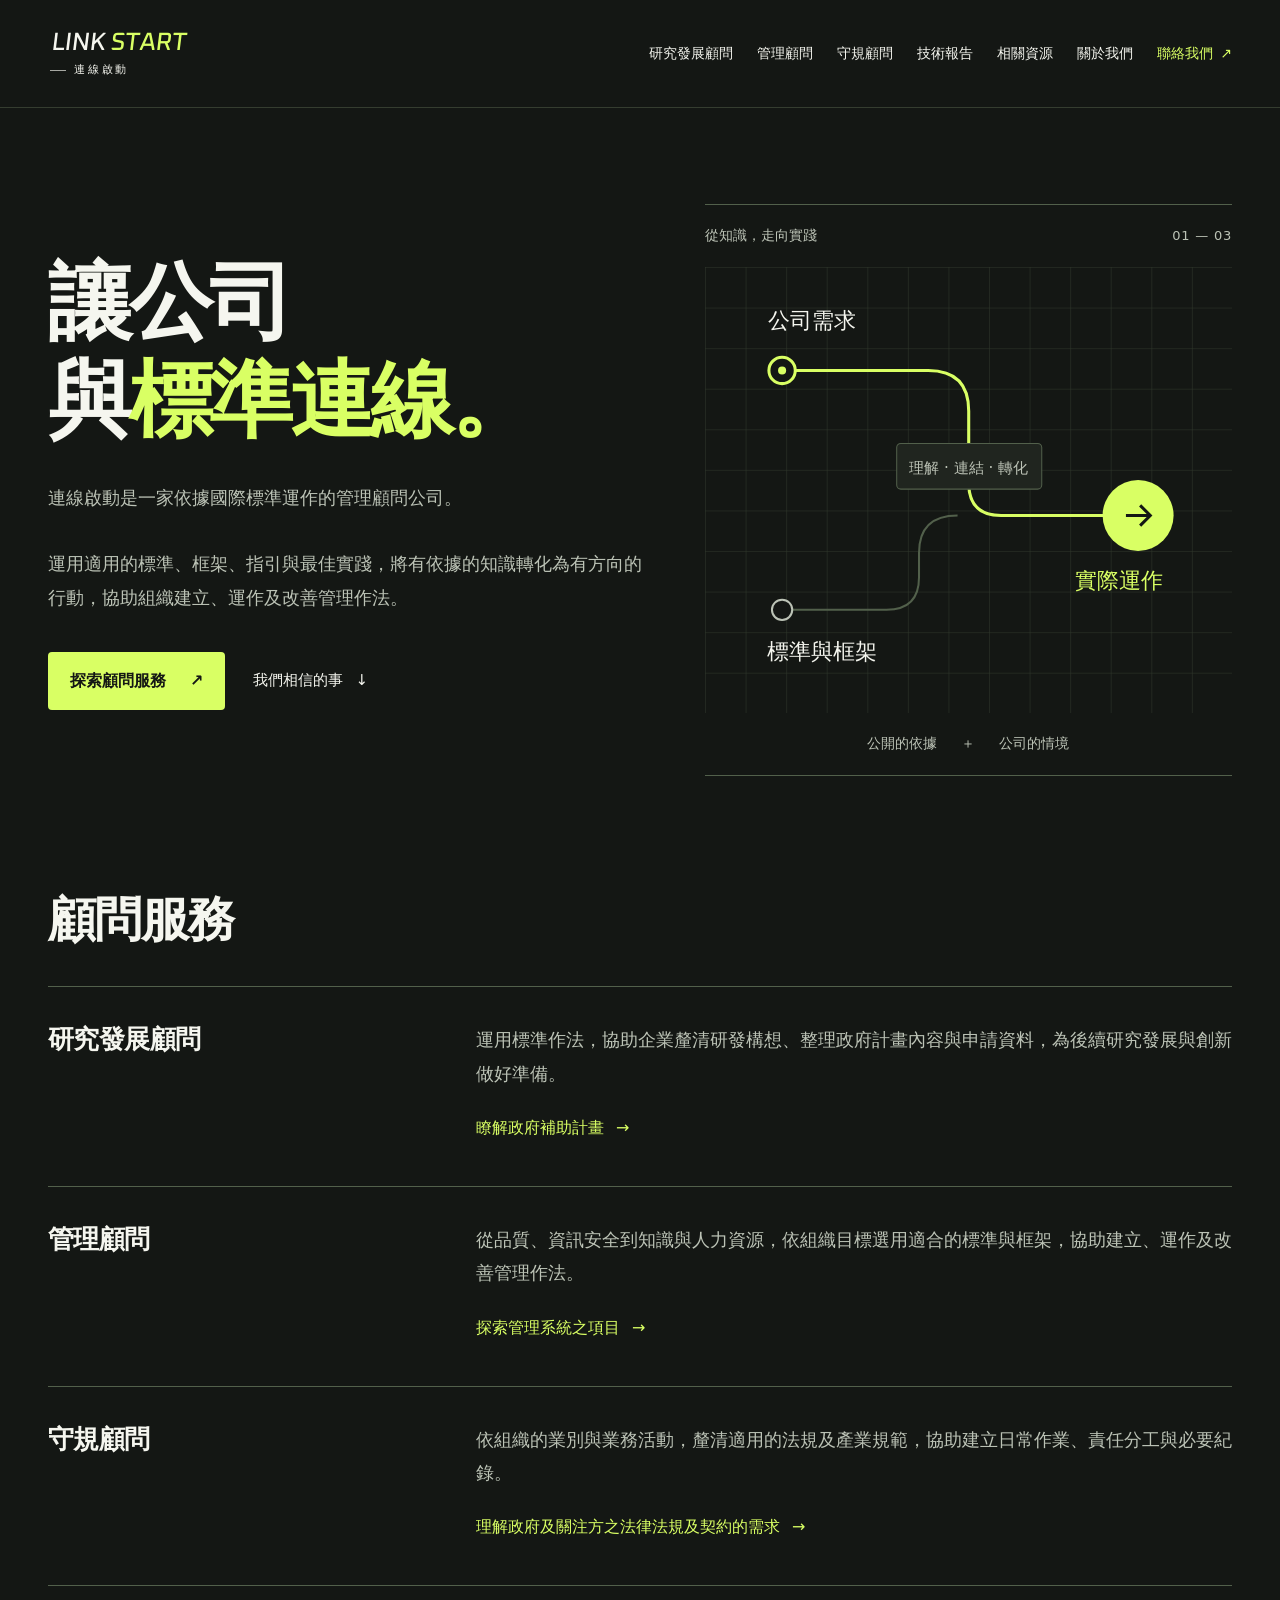
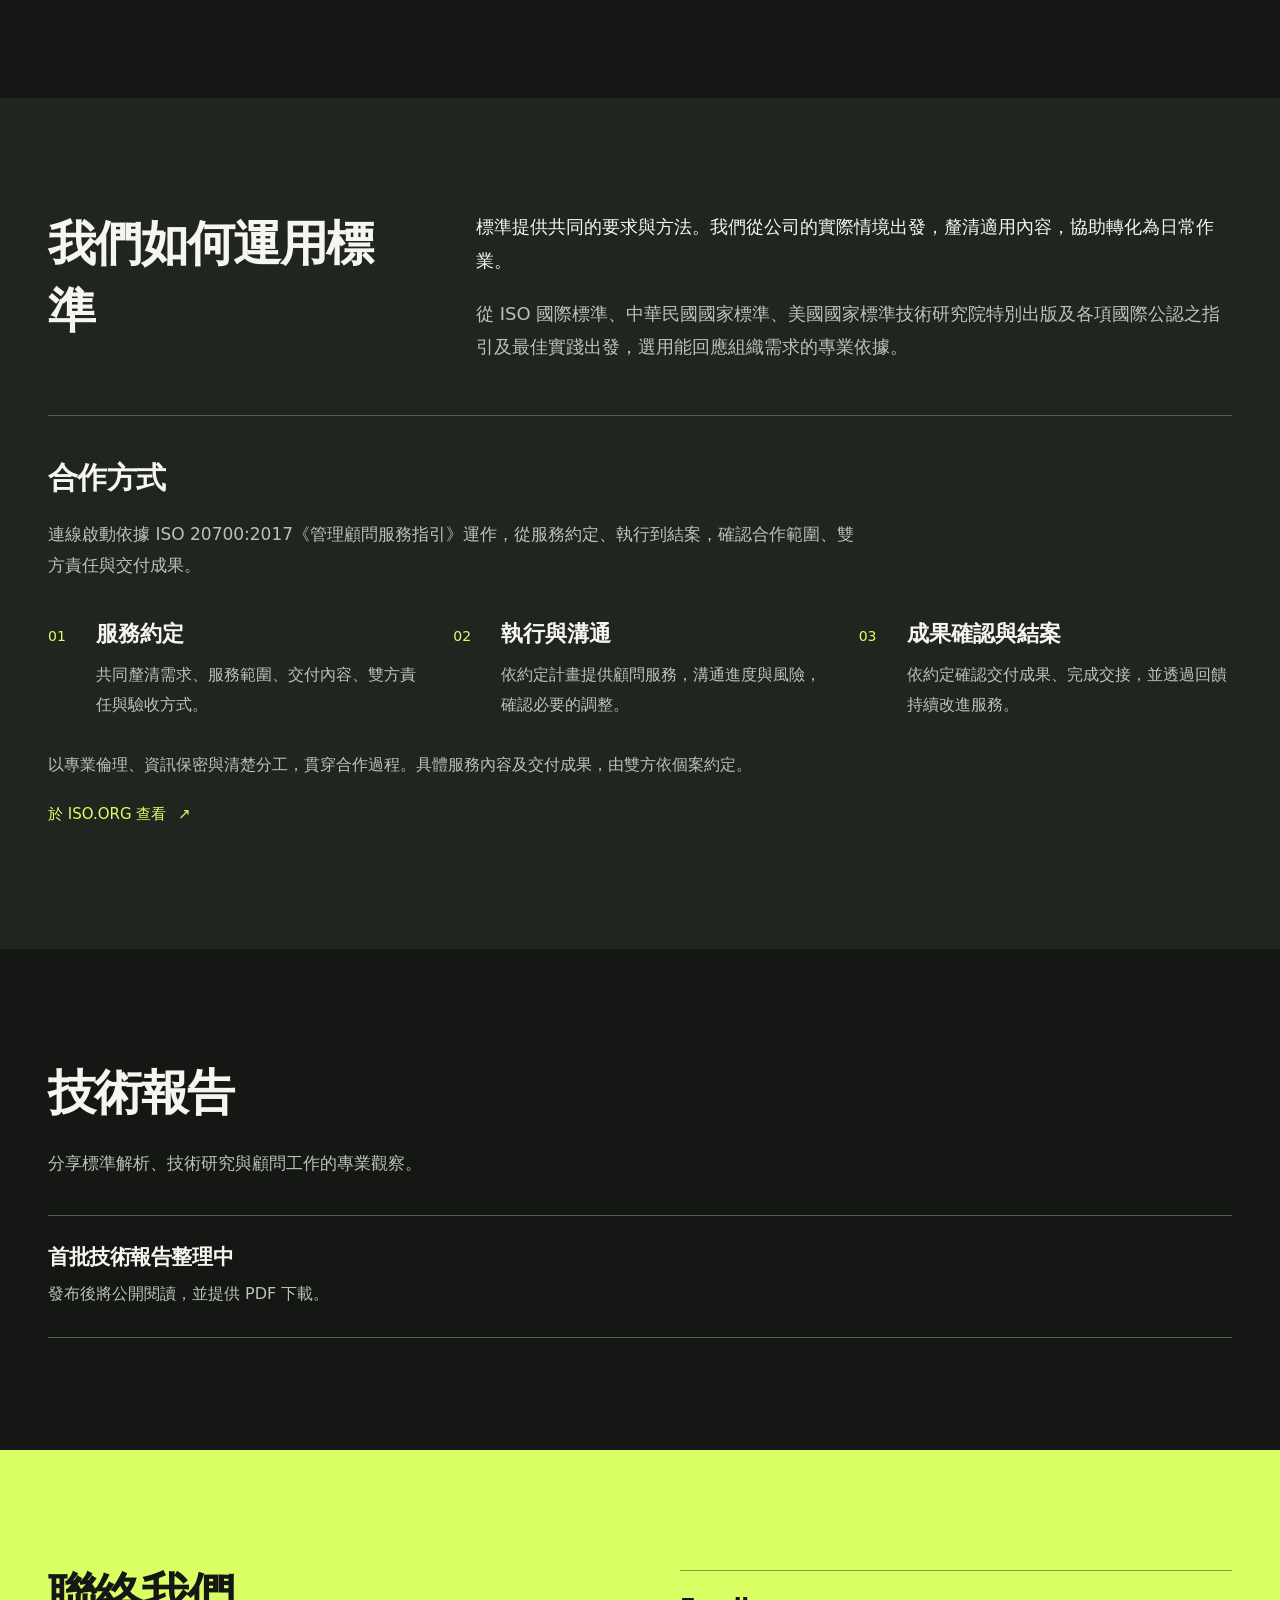
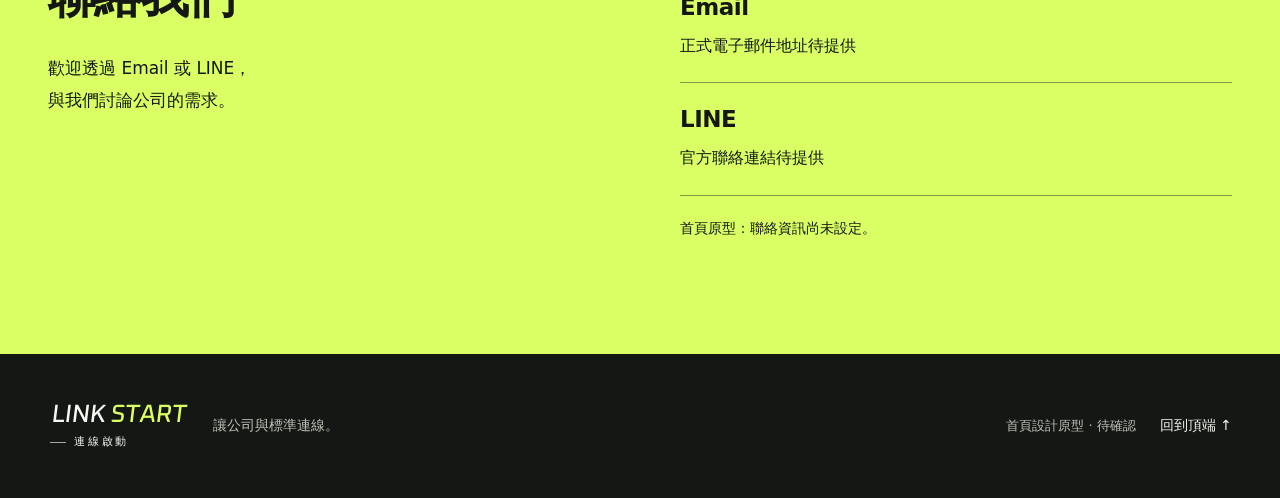
<file: index.html>
<!doctype html>
<html lang="zh-Hant">
<head>
  <meta charset="utf-8">
  <meta name="viewport" content="width=device-width, initial-scale=1">
  <title>連線啟動｜讓公司與標準連線</title>
  <meta name="description" content="連線啟動是一家依據國際標準運作的管理顧問公司，依循 ISO 20700 管理顧問服務指引，提供研究發展顧問、管理顧問與守規顧問服務。">
  <meta name="robots" content="noindex, nofollow">
  <meta name="theme-color" content="#141714">
  <link rel="stylesheet" href="assets/style.css?v=260907-4">
  <link rel="stylesheet" href="assets/brand.css">
  <script src="assets/navigation.js" defer></script>
</head>
<body>
  <a class="skip-link" href="#main">跳到主要內容</a>
  <header class="site-header wrap">
    <a class="brand" href="#top" aria-label="連線啟動，回到首頁"><span class="signal-brand compact"><span class="signal-word"><span>LINK</span><span class="start">START</span></span><span class="signal-caption">連線啟動</span></span></a>
    <nav class="desktop-nav" aria-label="主要導覽">
      <a href="#research-development">研究發展顧問</a>
      <a href="services/management-consulting/index.html">管理顧問</a>
      <a href="services/conformity/index.html">守規顧問</a>
      <a href="#reports">技術報告</a>
      <a href="resources/index.html">相關資源</a>
      <a href="#about">關於我們</a>
      <a href="#contact">聯絡我們 <span aria-hidden="true">↗</span></a>
    </nav>
    <details class="mobile-menu">
      <summary>選單 <span aria-hidden="true">＋</span></summary>
      <nav aria-label="行動版主要導覽">
        <a href="#research-development">研究發展顧問</a>
        <a href="services/management-consulting/index.html">管理顧問</a>
        <a href="services/conformity/index.html">守規顧問</a>
        <a href="#reports">技術報告</a>
        <a href="resources/index.html">相關資源</a>
      <a href="#about">關於我們</a>
        <a href="#contact">聯絡我們 ↗</a>
      </nav>
    </details>
  </header>
  <main id="main">
    <section class="hero wrap" id="top" aria-labelledby="hero-title">
      <div class="hero-copy">
        <h1 id="hero-title">讓公司<br>與<span class="accent">標準連線</span><span class="accent">。</span></h1>
        <p class="hero-description">連線啟動是一家依據國際標準運作的管理顧問公司。<br><br>運用適用的標準、框架、指引與最佳實踐，將有依據的知識轉化為有方向的行動，協助組織建立、運作及改善管理作法。</p>
        <div class="hero-actions">
          <a class="button primary" href="#services">探索顧問服務 <span aria-hidden="true">↗</span></a>
          <a class="text-link" href="#about">我們相信的事 <span aria-hidden="true">↓</span></a>
        </div>
      </div>
      <div class="connection-visual" aria-hidden="true">
        <div class="diagram-heading"><span>從知識，走向實踐</span><span class="diagram-code">01 — 03</span></div>
        <svg viewBox="0 0 520 440" focusable="false" xmlns="http://www.w3.org/2000/svg">
          <defs>
            <pattern id="grid" width="40" height="40" patternUnits="userSpaceOnUse"><path d="M 40 0 L 0 0 0 40" fill="none" stroke="#2F382B" stroke-width="1"/></pattern>
          </defs>
          <rect width="520" height="440" fill="url(#grid)"/>
          <path d="M76 102H220Q260 102 260 142V213Q260 245 292 245H427M76 338H179Q211 338 211 306V282Q211 245 249 245" fill="none" stroke="#52604B" stroke-width="2"/>
          <path d="M76 102H220Q260 102 260 142V213Q260 245 292 245H427" fill="none" stroke="#D9FF64" stroke-width="3"/>
          <circle cx="76" cy="102" r="13" fill="#141714" stroke="#D9FF64" stroke-width="3"/>
          <circle cx="76" cy="102" r="4" fill="#D9FF64"/>
          <circle cx="76" cy="338" r="10" fill="#141714" stroke="#BCC3B6" stroke-width="2"/>
          <circle cx="427" cy="245" r="35" fill="#D9FF64"/>
          <path d="M415 245h24m-10-10 10 10-10 10" stroke="#141714" stroke-width="3" fill="none"/>
          <text x="62" y="60" class="diagram-label">公司需求</text>
          <text x="61" y="386" class="diagram-label">標準與框架</text>
          <text x="365" y="316" class="diagram-label diagram-accent">實際運作</text>
          <rect x="189" y="174" width="143" height="45" rx="4" fill="#20251F" stroke="#52604B"/>
          <text x="260" y="203" text-anchor="middle" class="diagram-small">理解 · 連結 · 轉化</text>
        </svg>
        <div class="diagram-footer"><span>公開的依據</span><span aria-hidden="true">＋</span><span>公司的情境</span></div>
      </div>
    </section>

    <section class="services section wrap" id="services" aria-labelledby="services-title">
      <div class="section-heading"><h2 id="services-title">顧問服務</h2></div>
      <article class="service-row" id="research-development">
        <div class="service-name"><h3>研究發展顧問</h3></div>
        <div class="service-description"><p>運用標準作法，協助企業釐清研發構想、整理政府計畫內容與申請資料，為後續研究發展與創新做好準備。</p><a class="text-link service-detail-link" href="#contact">瞭解政府補助計畫 <span aria-hidden="true">→</span></a></div>
      </article>
      <article class="service-row" id="management-systems">
        <div class="service-name"><h3>管理顧問</h3></div>
        <div class="service-description"><p>從品質、資訊安全到知識與人力資源，依組織目標選用適合的標準與框架，協助建立、運作及改善管理作法。</p><a class="text-link service-detail-link" href="services/management-consulting/index.html">探索管理系統之項目 <span aria-hidden="true">→</span></a></div>
      </article>
      <article class="service-row" id="conformity">
        <div class="service-name"><h3>守規顧問</h3></div>
        <div class="service-description"><p>依組織的業別與業務活動，釐清適用的法規及產業規範，協助建立日常作業、責任分工與必要紀錄。</p><a class="text-link service-detail-link" href="services/conformity/index.html">理解政府及關注方之法律法規及契約的需求 <span aria-hidden="true">→</span></a></div>
      </article>
    </section>

    <section class="philosophy section" id="about" aria-labelledby="about-title">
      <div class="wrap philosophy-layout">
        <div><h2 id="about-title">我們如何運用標準</h2></div>
        <div class="philosophy-copy"><p>標準提供共同的要求與方法。我們從公司的實際情境出發，釐清適用內容，協助轉化為日常作業。</p><p>從 ISO 國際標準、中華民國國家標準、美國國家標準技術研究院特別出版及各項國際公認之指引及最佳實踐出發，選用能回應組織需求的專業依據。</p></div>
        <div class="consulting-basis" id="consulting-approach">
          <h3>合作方式</h3>
          <p class="basis-intro">連線啟動依據 ISO 20700:2017《管理顧問服務指引》運作，從服務約定、執行到結案，確認合作範圍、雙方責任與交付成果。</p>
          <ol class="method">
            <li><span>01</span><strong>服務約定</strong><p>共同釐清需求、服務範圍、交付內容、雙方責任與驗收方式。</p></li>
            <li><span>02</span><strong>執行與溝通</strong><p>依約定計畫提供顧問服務，溝通進度與風險，確認必要的調整。</p></li>
            <li><span>03</span><strong>成果確認與結案</strong><p>依約定確認交付成果、完成交接，並透過回饋持續改進服務。</p></li>
          </ol>
          <p class="basis-principles">以專業倫理、資訊保密與清楚分工，貫穿合作過程。具體服務內容及交付成果，由雙方依個案約定。</p>
          <a class="text-link" href="https://www.iso.org/standard/63501.html" aria-label="於 ISO.ORG 查看 ISO 20700">於 ISO.ORG 查看 <span aria-hidden="true">↗</span></a>
        </div>
      </div>
    </section>

    <section class="reports section wrap" id="reports" aria-labelledby="reports-title">
      <div class="section-heading"><h2 id="reports-title">技術報告</h2><p class="section-description">分享標準解析、技術研究與顧問工作的專業觀察。</p></div>
      <div class="report-empty"><div><h3>首批技術報告整理中</h3><p>發布後將公開閱讀，並提供 PDF 下載。</p></div></div>
    </section>

    <section class="contact section" id="contact" aria-labelledby="contact-title">
      <div class="wrap contact-layout"><div><h2 id="contact-title">聯絡我們</h2><p>歡迎透過 Email 或 LINE，<br>與我們討論公司的需求。</p></div><div class="contact-channels"><div class="contact-channel"><h3>Email</h3><p>正式電子郵件地址待提供</p><span class="pending">待提供</span></div><div class="contact-channel"><h3>LINE</h3><p>官方聯絡連結待提供</p><span class="pending">待提供</span></div><p class="prototype-note">首頁原型：聯絡資訊尚未設定。</p></div></div>
    </section>
  </main>
  <footer class="site-footer wrap"><span class="brand footer-brand"><span class="signal-brand compact"><span class="signal-word"><span>LINK</span><span class="start">START</span></span><span class="signal-caption">連線啟動</span></span></span><p>讓公司與標準連線。</p><span class="prototype-label">首頁設計原型 · 待確認</span><a href="#top">回到頂端 ↑</a></footer>
</body>
</html>
</file>
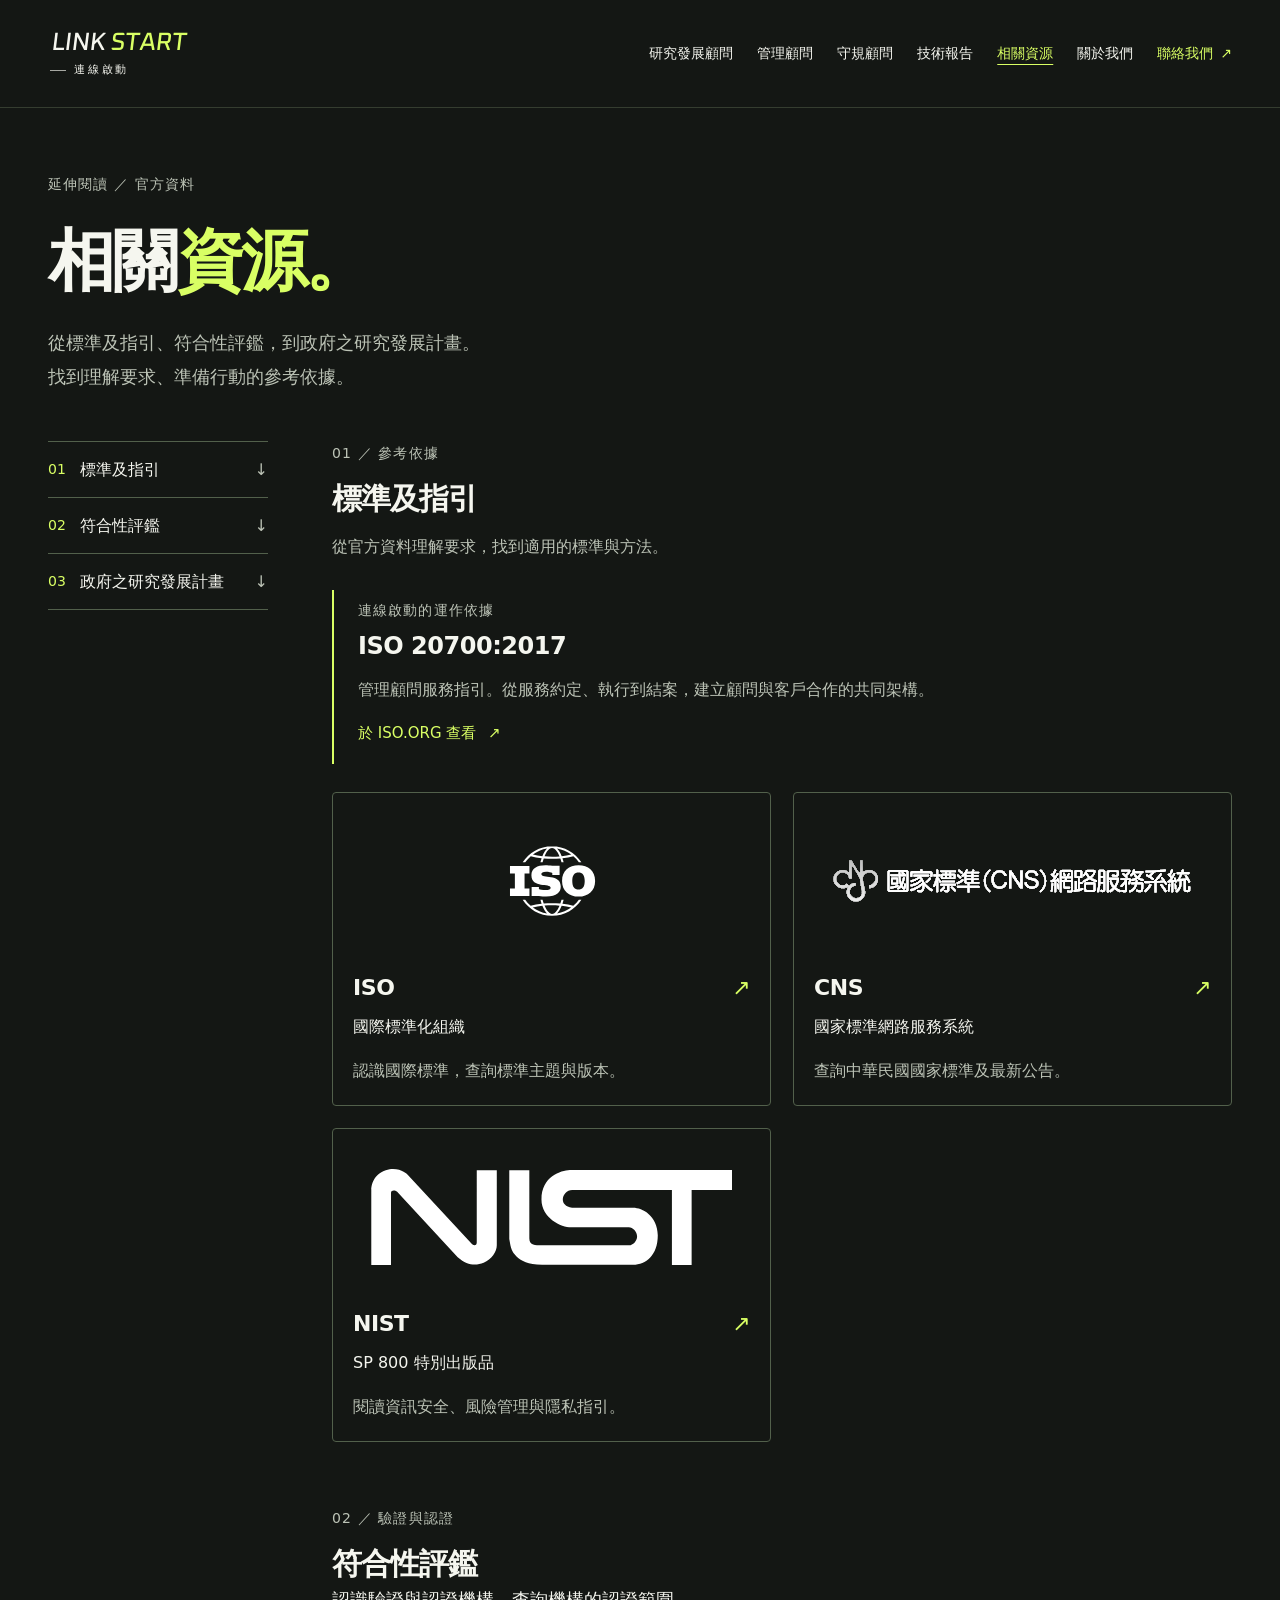
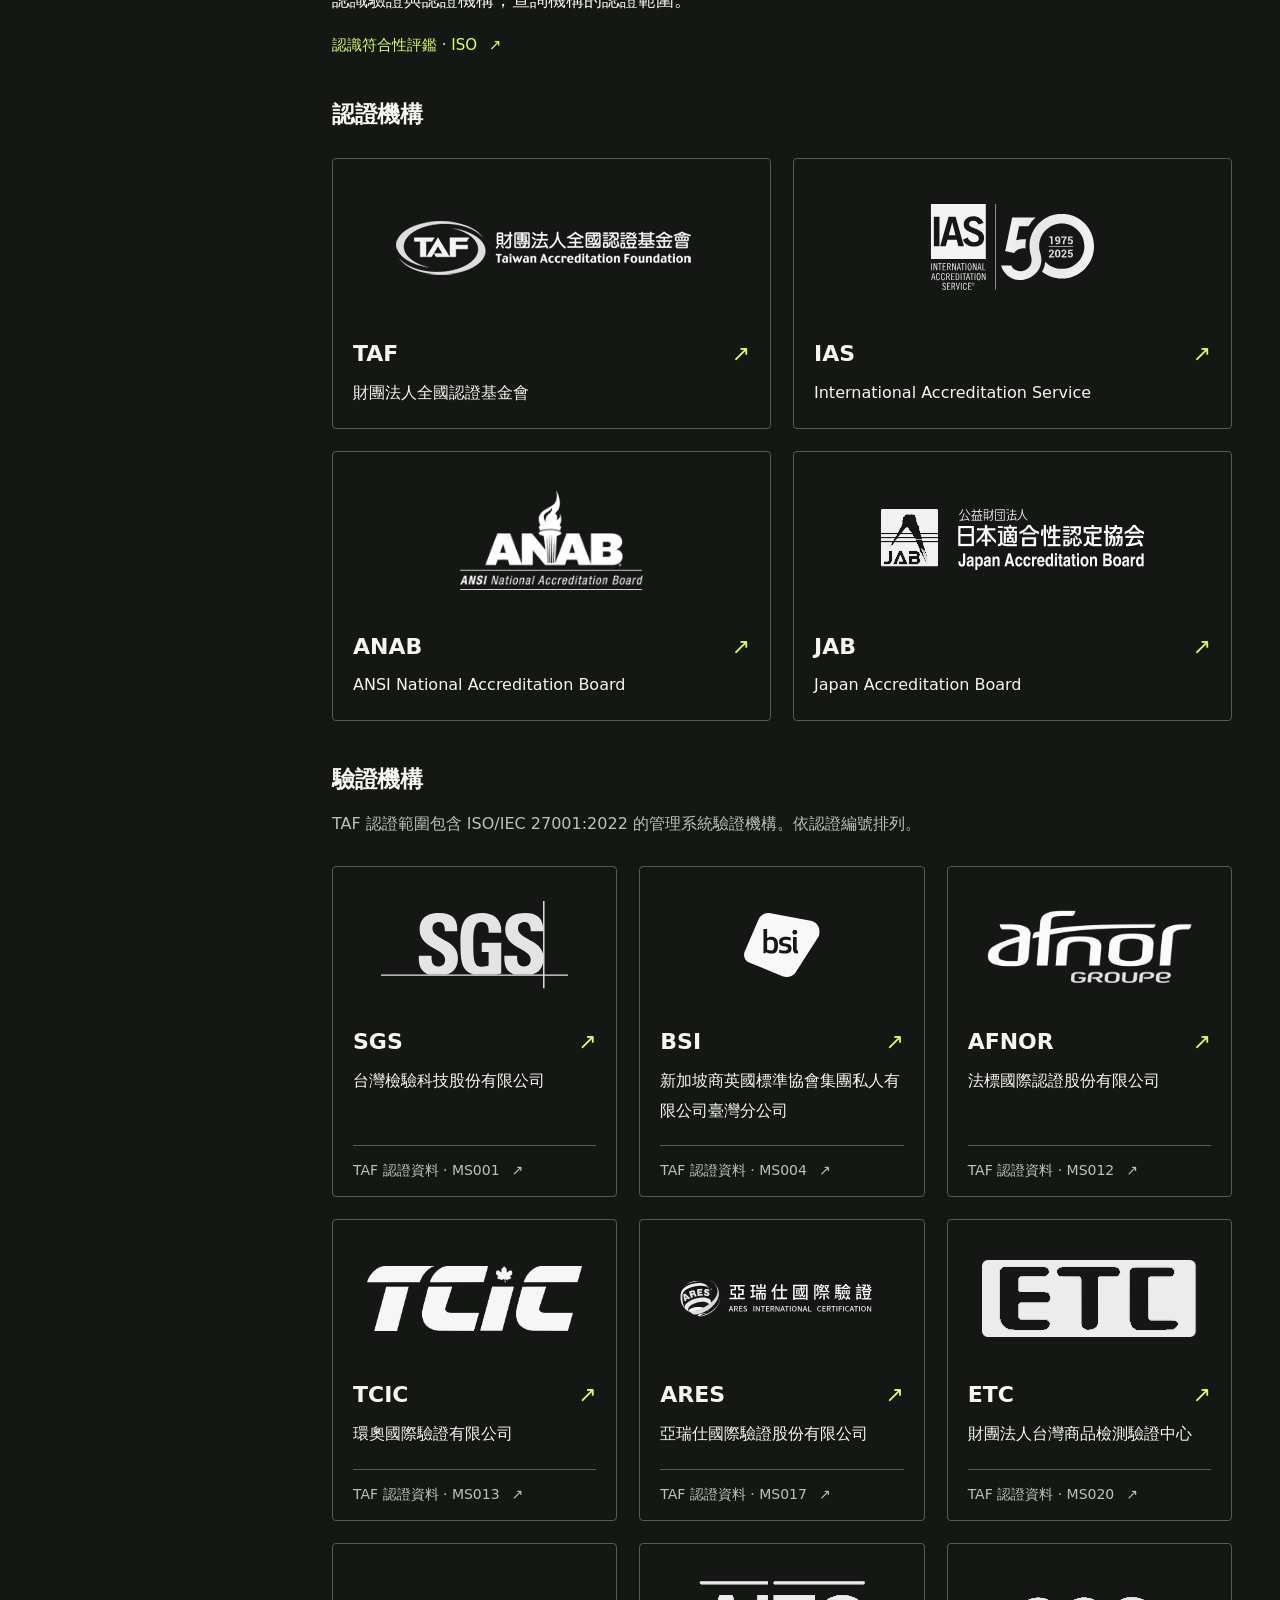
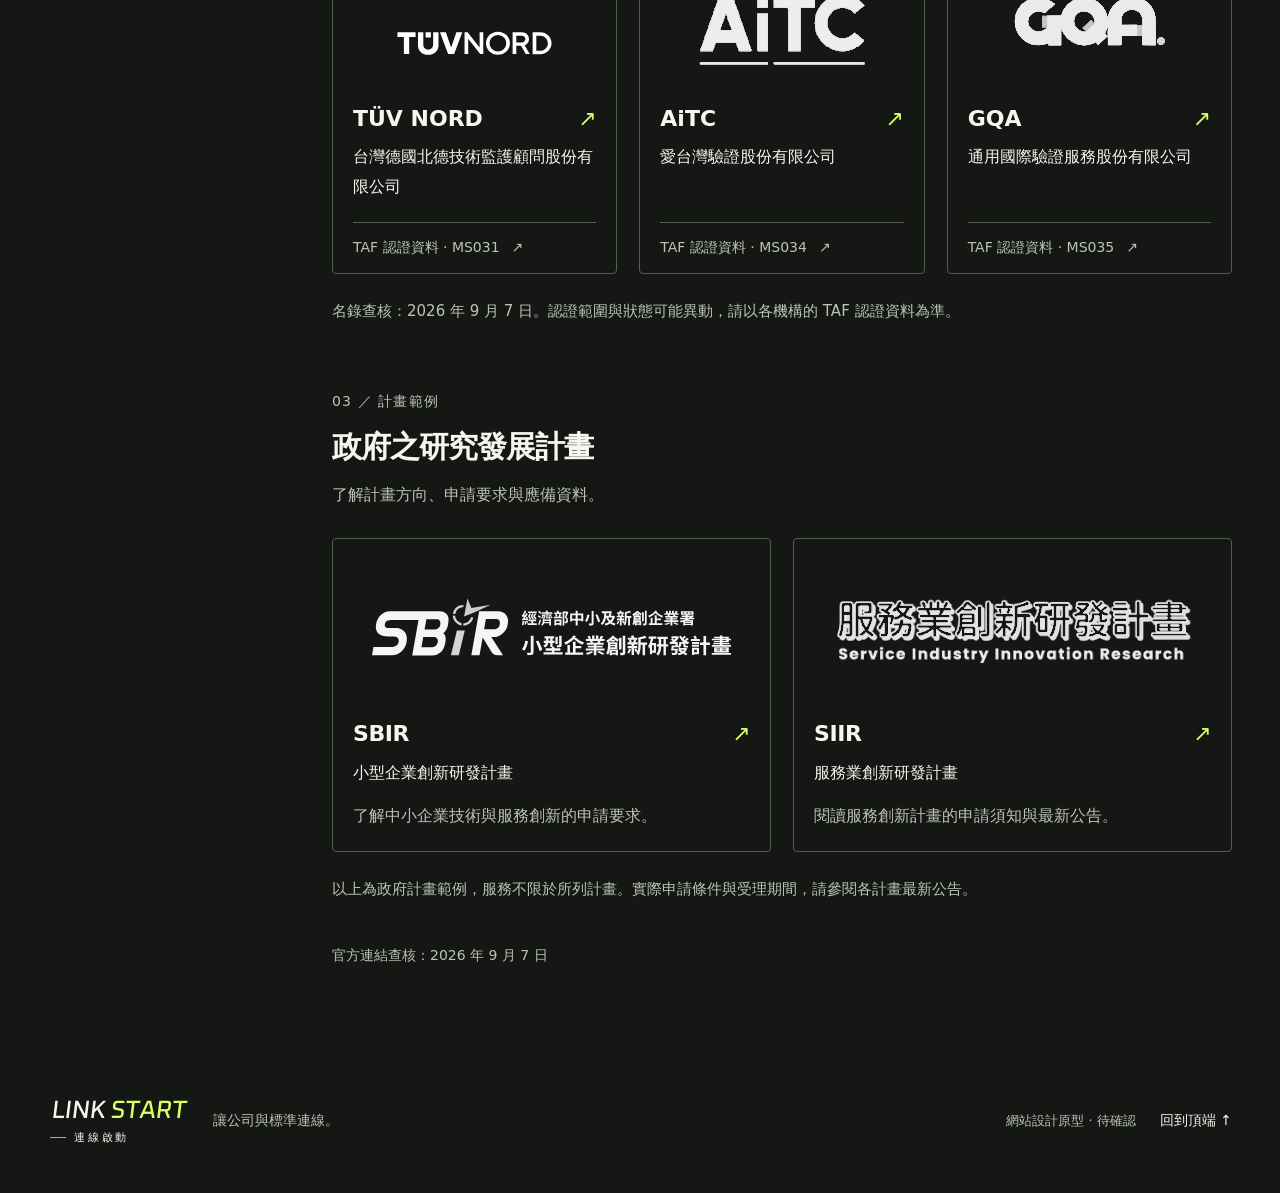
<file: resources/index.html>
<!doctype html>
<html lang="zh-Hant">
<head>
  <meta charset="utf-8">
  <meta name="viewport" content="width=device-width, initial-scale=1">
  <title>相關資源｜連線啟動</title>
  <meta name="description" content="連線啟動整理標準及指引、符合性評鑑、政府之研究發展計畫三類官方資源，提供進一步閱讀與機構查詢的方向。">
  <meta name="robots" content="noindex, nofollow">
  <meta name="theme-color" content="#141714">
  <link rel="stylesheet" href="../assets/style.css?v=260907-4">
  <link rel="stylesheet" href="../assets/brand.css">
  <script src="../assets/navigation.js" defer></script>
</head>
<body>
  <svg class="logo-filters" width="0" height="0" aria-hidden="true" focusable="false" xmlns="http://www.w3.org/2000/svg">
    <defs>
      <filter id="logo-white" color-interpolation-filters="sRGB" x="0" y="0" width="100%" height="100%">
        <feColorMatrix type="matrix" values="0 0 0 0 1  0 0 0 0 1  0 0 0 0 1  -0.2126 -0.7152 -0.0722 0 1"/>
        <feComponentTransfer><feFuncA type="linear" slope="1.04" intercept="-0.04"/></feComponentTransfer>
        <feComponentTransfer><feFuncA type="gamma" amplitude="1" exponent="0.15" offset="0"/></feComponentTransfer>
        <feComposite in2="SourceAlpha" operator="in"/>
      </filter>
    </defs>
  </svg>

  <a class="skip-link" href="#main">跳到主要內容</a>
  <header class="site-header wrap">
    <a class="brand" href="../index.html#top" aria-label="連線啟動，回到首頁"><span class="signal-brand compact"><span class="signal-word"><span>LINK</span><span class="start">START</span></span><span class="signal-caption">連線啟動</span></span></a>
    <nav class="desktop-nav" aria-label="主要導覽">
      <a href="../index.html#research-development">研究發展顧問</a>
      <a href="../services/management-consulting/index.html">管理顧問</a>
      <a href="../services/conformity/index.html">守規顧問</a>
      <a href="../index.html#reports">技術報告</a>
      <a href="index.html" aria-current="page">相關資源</a>
      <a href="../index.html#about">關於我們</a>
      <a href="../index.html#contact">聯絡我們 <span aria-hidden="true">↗</span></a>
    </nav>
    <details class="mobile-menu">
      <summary>選單 <span aria-hidden="true">＋</span></summary>
      <nav aria-label="行動版主要導覽">
        <a href="../index.html#research-development">研究發展顧問</a>
        <a href="../services/management-consulting/index.html">管理顧問</a>
        <a href="../services/conformity/index.html">守規顧問</a>
        <a href="../index.html#reports">技術報告</a>
        <a href="index.html" aria-current="page">相關資源</a>
      <a href="../index.html#about">關於我們</a>
        <a href="../index.html#contact">聯絡我們 ↗</a>
      </nav>
    </details>
  </header>
  <main id="main" class="resources-page wrap">
    <div class="resource-intro" id="top">
      <p class="eyebrow">延伸閱讀 ／ 官方資料</p>
      <h1>相關<span class="accent">資源</span><span class="accent">。</span></h1>
      <p class="resource-lead">從標準及指引、符合性評鑑，到政府之研究發展計畫。<br>找到理解要求、準備行動的參考依據。</p>
    </div>
    <div class="resource-layout">
      <nav class="resource-categories" aria-label="資源分類">
        <a href="#standards"><span>01</span>標準及指引 <span aria-hidden="true">↓</span></a>
        <a href="#assessment"><span>02</span>符合性評鑑 <span aria-hidden="true">↓</span></a>
        <a href="#programs"><span>03</span>政府之研究發展計畫 <span aria-hidden="true">↓</span></a>
      </nav>
      <div class="resource-groups">
        <section class="resource-group" id="standards" aria-labelledby="standards-title">
          <div class="resource-heading"><p class="eyebrow">01 ／ 參考依據</p><h2 id="standards-title">標準及指引</h2><p>從官方資料理解要求，找到適用的標準與方法。</p></div>
          <aside class="resource-standard" aria-labelledby="consulting-standard-title">
            <p class="eyebrow">連線啟動的運作依據</p>
            <h3 id="consulting-standard-title">ISO 20700:2017</h3>
            <p>管理顧問服務指引。從服務約定、執行到結案，建立顧問與客戶合作的共同架構。</p>
            <a class="text-link" href="https://www.iso.org/standard/63501.html" aria-label="於 ISO.ORG 查看 ISO 20700">於 ISO.ORG 查看 <span aria-hidden="true">↗</span></a>
          </aside>
          <ul class="resource-logo-grid">
<li class="resource-card"><a class="resource-card-main" href="https://www.iso.org/standards.html"><span class="logo-plate iso"><img class="logo-native-white" src="../assets/resources/iso.svg" alt="" width="240" height="112" loading="lazy"></span><div class="resource-card-copy"><h3>ISO <span aria-hidden="true">↗</span></h3><p class="resource-fullname">國際標準化組織</p><p class="resource-summary">認識國際標準，查詢標準主題與版本。</p></div></a></li>
<li class="resource-card"><a class="resource-card-main" href="https://www.cnsonline.com.tw/"><span class="logo-plate "><img src="../assets/resources/cns.png" alt="" width="240" height="112" loading="lazy"></span><div class="resource-card-copy"><h3>CNS <span aria-hidden="true">↗</span></h3><p class="resource-fullname">國家標準網路服務系統</p><p class="resource-summary">查詢中華民國國家標準及最新公告。</p></div></a></li>
<li class="resource-card"><a class="resource-card-main" href="https://csrc.nist.gov/publications/sp800"><span class="logo-plate dark"><img class="logo-native-white" src="../assets/resources/nist.svg" alt="" width="240" height="112" loading="lazy"></span><div class="resource-card-copy"><h3>NIST <span aria-hidden="true">↗</span></h3><p class="resource-fullname">SP 800 特別出版品</p><p class="resource-summary">閱讀資訊安全、風險管理與隱私指引。</p></div></a></li>
          </ul>
        </section>
        <section class="resource-group" id="assessment" aria-labelledby="assessment-title">
          <div class="resource-heading"><p class="eyebrow">02 ／ 驗證與認證</p><h2 id="assessment-title">符合性評鑑</h2><p>認識驗證與認證機構，查詢機構的認證範圍。</p><a class="text-link" href="https://www.iso.org/conformity-assessment.html">認識符合性評鑑 · ISO <span aria-hidden="true">↗</span></a></div>
          <h3 class="resource-subheading">認證機構</h3>
          <ul class="resource-logo-grid accreditation-grid">
<li class="resource-card"><a class="resource-card-main" href="https://www.taftw.org.tw/"><span class="logo-plate "><img src="../assets/resources/taf.png" alt="" width="240" height="112" loading="lazy"></span><div class="resource-card-copy"><h4>TAF <span aria-hidden="true">↗</span></h4><p class="resource-fullname">財團法人全國認證基金會</p></div></a></li>
<li class="resource-card"><a class="resource-card-main" href="https://www.iasonline.org/"><span class="logo-plate "><img src="../assets/resources/ias.svg" alt="" width="240" height="112" loading="lazy"></span><div class="resource-card-copy"><h4>IAS <span aria-hidden="true">↗</span></h4><p class="resource-fullname">International Accreditation Service</p></div></a></li>
<li class="resource-card"><a class="resource-card-main" href="https://anab.ansi.org/"><span class="logo-plate dark"><img class="logo-native-white" src="../assets/resources/anab.webp" alt="" width="240" height="112" loading="lazy"></span><div class="resource-card-copy"><h4>ANAB <span aria-hidden="true">↗</span></h4><p class="resource-fullname">ANSI National Accreditation Board</p></div></a></li>
<li class="resource-card"><a class="resource-card-main" href="https://www.jab.or.jp/en"><span class="logo-plate "><img src="../assets/resources/jab.png" alt="" width="240" height="112" loading="lazy"></span><div class="resource-card-copy"><h4>JAB <span aria-hidden="true">↗</span></h4><p class="resource-fullname">Japan Accreditation Board</p></div></a></li>
          </ul>
          <h3 class="resource-subheading">驗證機構</h3>
          <p class="resource-scope">TAF 認證範圍包含 ISO/IEC 27001:2022 的管理系統驗證機構。依認證編號排列。</p>
          <ul class="resource-logo-grid certification-grid">
<li class="resource-card"><a class="resource-card-main" href="https://www.sgs.com.tw/"><span class="logo-plate "><img src="../assets/resources/sgs.svg" alt="" width="240" height="112" loading="lazy"></span><div class="resource-card-copy"><h4>SGS <span aria-hidden="true">↗</span></h4><p class="resource-fullname">台灣檢驗科技股份有限公司</p></div></a><a class="resource-evidence" href="https://accreditation.taftw.org.tw/taf/public/basic/viewApplyItems.action?unitNo=MS001&amp;language=ZH_TW">TAF 認證資料 · MS001 <span aria-hidden="true">↗</span></a></li>
<li class="resource-card"><a class="resource-card-main" href="https://www.bsigroup.com/zh-TW/"><span class="logo-plate "><img src="../assets/resources/bsi.svg" alt="" width="240" height="112" loading="lazy"></span><div class="resource-card-copy"><h4>BSI <span aria-hidden="true">↗</span></h4><p class="resource-fullname">新加坡商英國標準協會集團私人有限公司臺灣分公司</p></div></a><a class="resource-evidence" href="https://accreditation.taftw.org.tw/taf/public/basic/viewApplyItems.action?unitNo=MS004&amp;language=ZH_TW">TAF 認證資料 · MS004 <span aria-hidden="true">↗</span></a></li>
<li class="resource-card"><a class="resource-card-main" href="https://international.afnor.com/zh-tw/"><span class="logo-plate"><img src="../assets/resources/afnor.png" alt="" width="240" height="112" loading="lazy"></span><div class="resource-card-copy"><h4>AFNOR <span aria-hidden="true">↗</span></h4><p class="resource-fullname">法標國際認證股份有限公司</p></div></a><a class="resource-evidence" href="https://accreditation.taftw.org.tw/taf/public/basic/viewApplyItems.action?unitNo=MS012&amp;language=ZH_TW">TAF 認證資料 · MS012 <span aria-hidden="true">↗</span></a></li>
<li class="resource-card"><a class="resource-card-main" href="https://www.tcicgroup.com"><span class="logo-plate "><img src="../assets/resources/tcic.png" alt="" width="240" height="112" loading="lazy"></span><div class="resource-card-copy"><h4>TCIC <span aria-hidden="true">↗</span></h4><p class="resource-fullname">環奧國際驗證有限公司</p></div></a><a class="resource-evidence" href="https://accreditation.taftw.org.tw/taf/public/basic/viewApplyItems.action?unitNo=MS013&amp;language=ZH_TW">TAF 認證資料 · MS013 <span aria-hidden="true">↗</span></a></li>
<li class="resource-card"><a class="resource-card-main" href="https://www.ares-registration.com/"><span class="logo-plate "><img src="../assets/resources/ares.svg" alt="" width="240" height="112" loading="lazy"></span><div class="resource-card-copy"><h4>ARES <span aria-hidden="true">↗</span></h4><p class="resource-fullname">亞瑞仕國際驗證股份有限公司</p></div></a><a class="resource-evidence" href="https://accreditation.taftw.org.tw/taf/public/basic/viewApplyItems.action?unitNo=MS017&amp;language=ZH_TW">TAF 認證資料 · MS017 <span aria-hidden="true">↗</span></a></li>
<li class="resource-card"><a class="resource-card-main" href="https://www.etc.org.tw"><span class="logo-plate "><img src="../assets/resources/etc.png" alt="" width="240" height="112" loading="lazy"></span><div class="resource-card-copy"><h4>ETC <span aria-hidden="true">↗</span></h4><p class="resource-fullname">財團法人台灣商品檢測驗證中心</p></div></a><a class="resource-evidence" href="https://accreditation.taftw.org.tw/taf/public/basic/viewApplyItems.action?unitNo=MS020&amp;language=ZH_TW">TAF 認證資料 · MS020 <span aria-hidden="true">↗</span></a></li>
<li class="resource-card"><a class="resource-card-main" href="https://www.tuvnord.com.tw"><span class="logo-plate dark"><img class="logo-native-white" src="../assets/resources/tuv-nord.svg" alt="" width="240" height="112" loading="lazy"></span><div class="resource-card-copy"><h4>TÜV NORD <span aria-hidden="true">↗</span></h4><p class="resource-fullname">台灣德國北德技術監護顧問股份有限公司</p></div></a><a class="resource-evidence" href="https://accreditation.taftw.org.tw/taf/public/basic/viewApplyItems.action?unitNo=MS031&amp;language=ZH_TW">TAF 認證資料 · MS031 <span aria-hidden="true">↗</span></a></li>
<li class="resource-card"><a class="resource-card-main" href="https://www.aitcert.com"><span class="logo-plate "><img src="../assets/resources/aitc.png" alt="" width="240" height="112" loading="lazy"></span><div class="resource-card-copy"><h4>AiTC <span aria-hidden="true">↗</span></h4><p class="resource-fullname">愛台灣驗證股份有限公司</p></div></a><a class="resource-evidence" href="https://accreditation.taftw.org.tw/taf/public/basic/viewApplyItems.action?unitNo=MS034&amp;language=ZH_TW">TAF 認證資料 · MS034 <span aria-hidden="true">↗</span></a></li>
<li class="resource-card"><a class="resource-card-main" href="https://www.gqacert.com/"><span class="logo-plate "><img src="../assets/resources/gqa.png" alt="" width="240" height="112" loading="lazy"></span><div class="resource-card-copy"><h4>GQA <span aria-hidden="true">↗</span></h4><p class="resource-fullname">通用國際驗證服務股份有限公司</p></div></a><a class="resource-evidence" href="https://accreditation.taftw.org.tw/taf/public/basic/viewApplyItems.action?unitNo=MS035&amp;language=ZH_TW">TAF 認證資料 · MS035 <span aria-hidden="true">↗</span></a></li>

          </ul>
          <p class="resource-note">名錄查核：2026 年 9 月 7 日。認證範圍與狀態可能異動，請以各機構的 TAF 認證資料為準。</p>
        </section>
        <section class="resource-group" id="programs" aria-labelledby="programs-title">
          <div class="resource-heading"><p class="eyebrow">03 ／ 計畫範例</p><h2 id="programs-title">政府之研究發展計畫</h2><p>了解計畫方向、申請要求與應備資料。</p></div>
          <ul class="resource-logo-grid">
<li class="resource-card"><a class="resource-card-main" href="https://sbir.sme.gov.tw/"><span class="logo-plate "><img src="../assets/resources/sbir.svg" alt="" width="240" height="112" loading="lazy"></span><div class="resource-card-copy"><h3>SBIR <span aria-hidden="true">↗</span></h3><p class="resource-fullname">小型企業創新研發計畫</p><p class="resource-summary">了解中小企業技術與服務創新的申請要求。</p></div></a></li>
<li class="resource-card"><a class="resource-card-main" href="https://gcis.nat.gov.tw/neo-s/Web/Index.aspx"><span class="logo-plate "><img src="../assets/resources/siir.png" alt="" width="240" height="112" loading="lazy"></span><div class="resource-card-copy"><h3>SIIR <span aria-hidden="true">↗</span></h3><p class="resource-fullname">服務業創新研發計畫</p><p class="resource-summary">閱讀服務創新計畫的申請須知與最新公告。</p></div></a></li>
          </ul>
          <p class="resource-note">以上為政府計畫範例，服務不限於所列計畫。實際申請條件與受理期間，請參閱各計畫最新公告。</p>
        </section>
        <p class="resource-updated">官方連結查核：<time datetime="2026-09-07">2026 年 9 月 7 日</time></p>
      </div>
    </div>
  </main>
  <footer class="site-footer wrap"><span class="brand footer-brand"><span class="signal-brand compact"><span class="signal-word"><span>LINK</span><span class="start">START</span></span><span class="signal-caption">連線啟動</span></span></span><p>讓公司與標準連線。</p><span class="prototype-label">網站設計原型 · 待確認</span><a href="#top">回到頂端 ↑</a></footer>
</body>
</html>
</file>
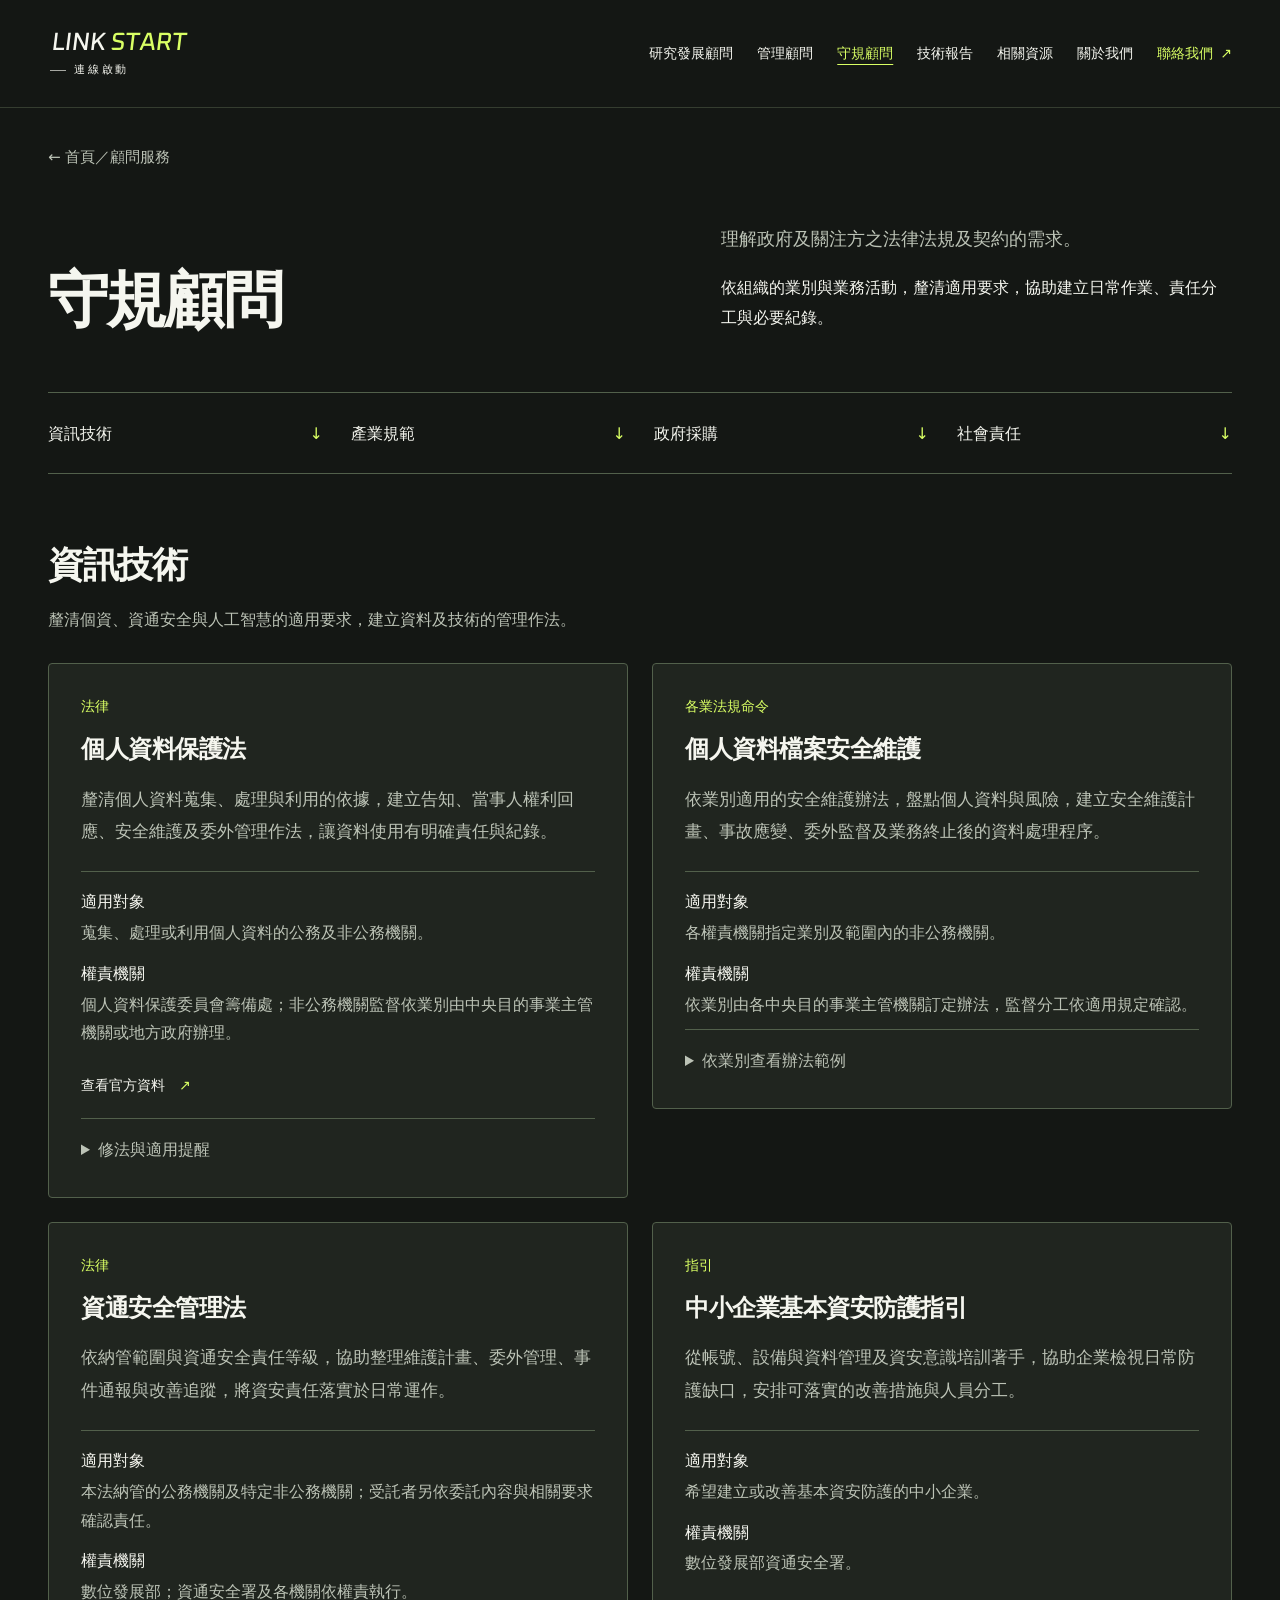
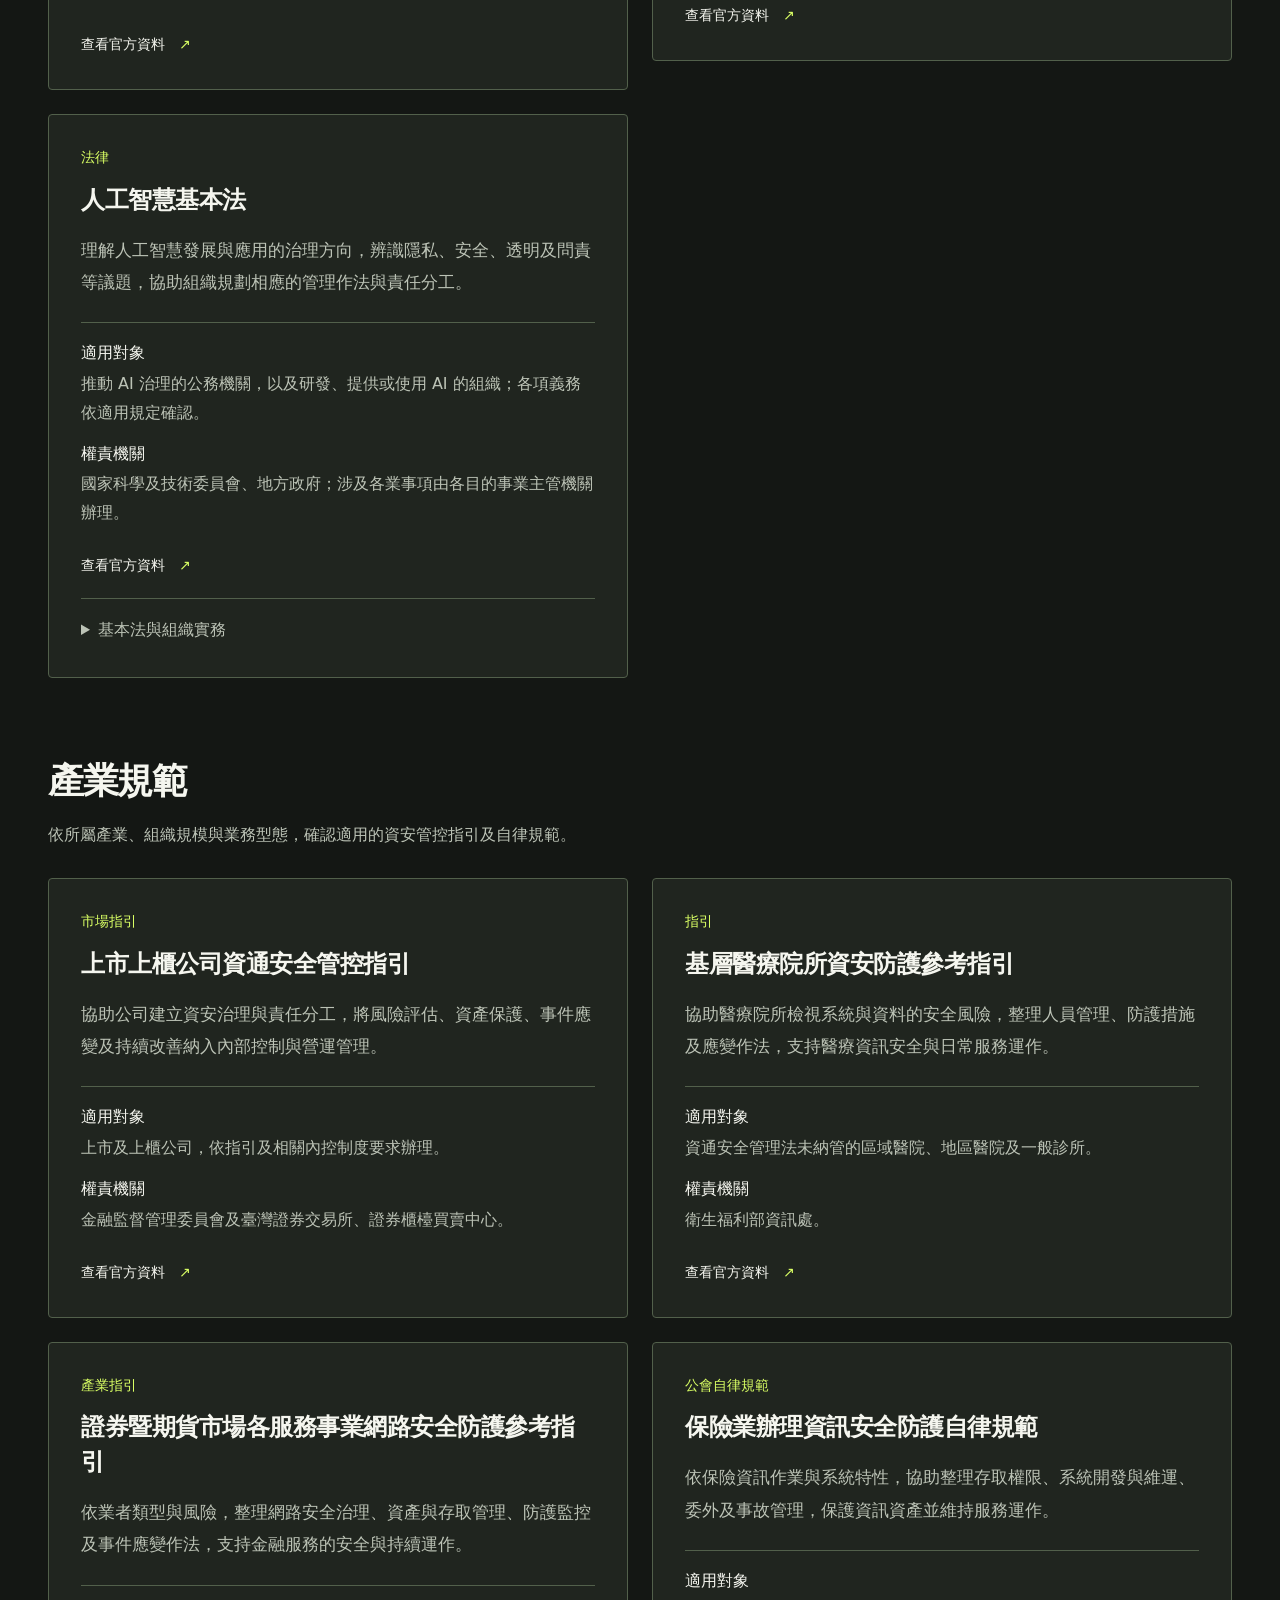
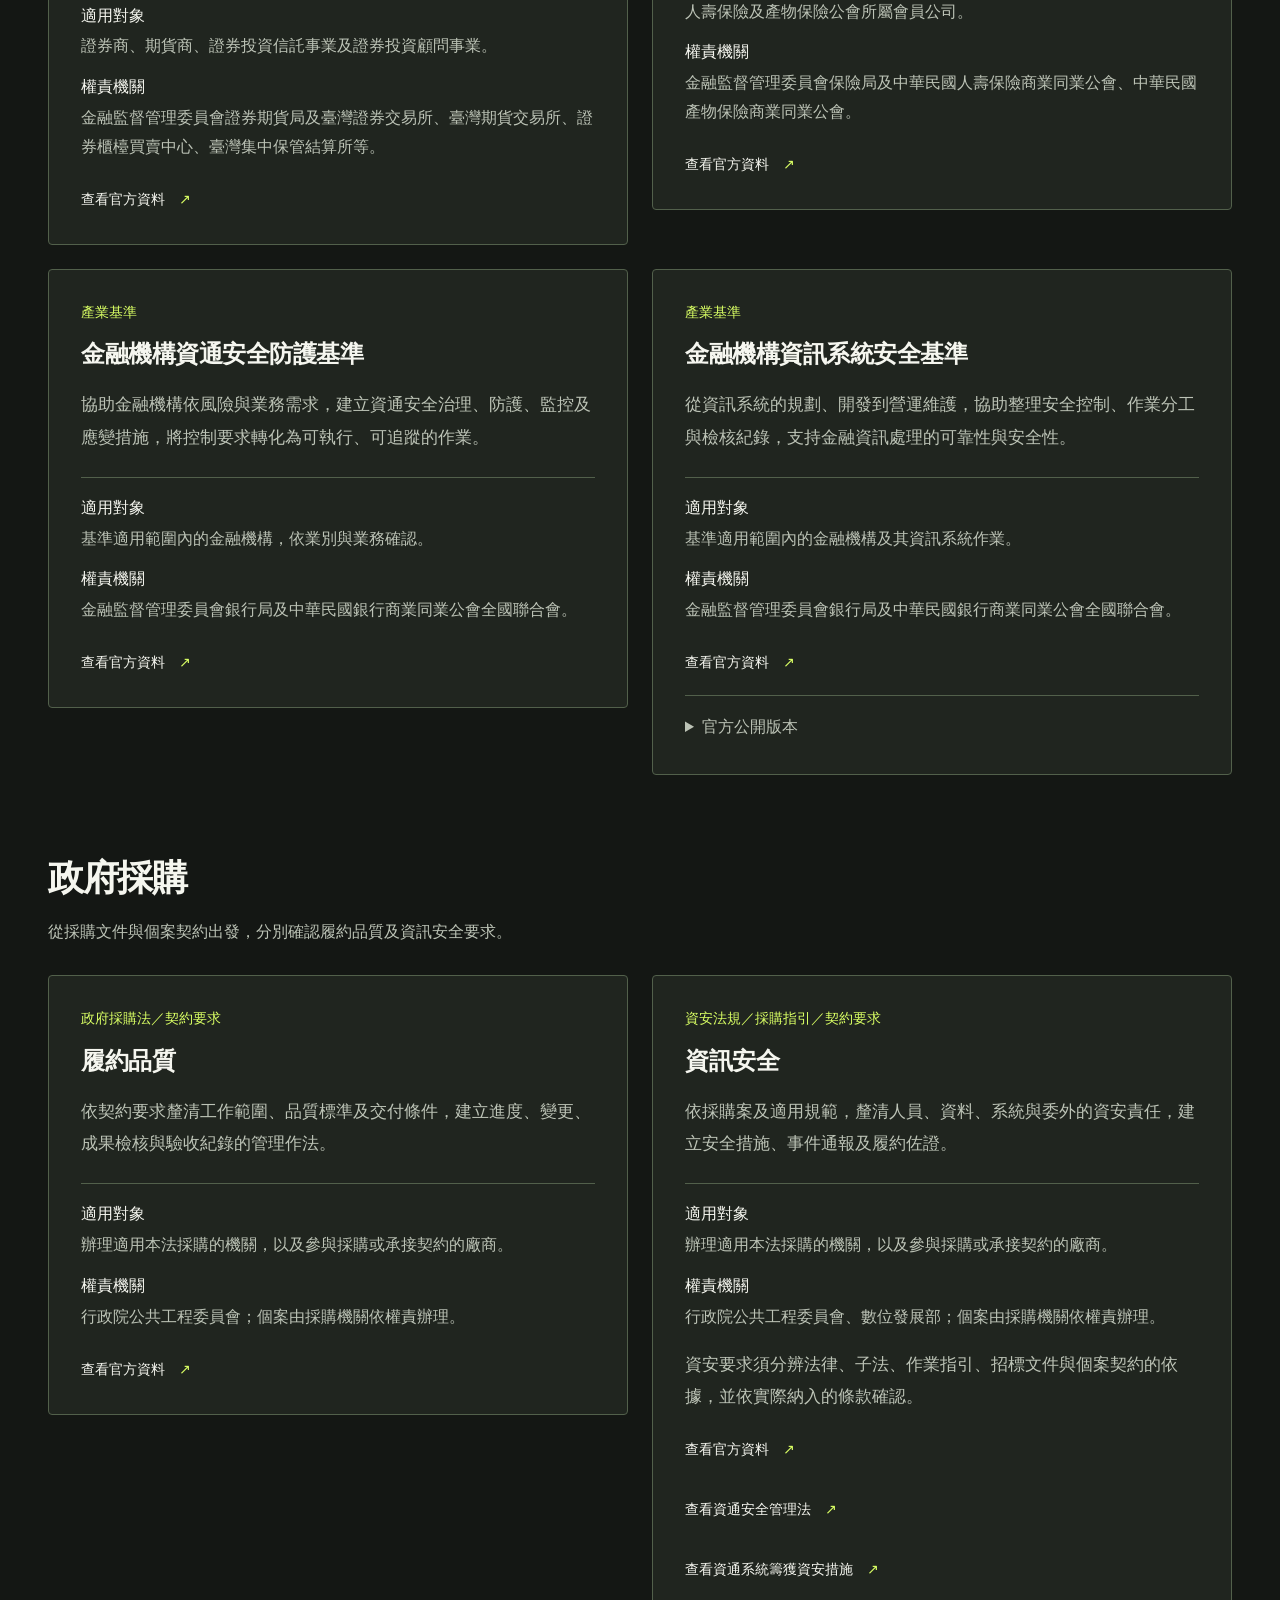
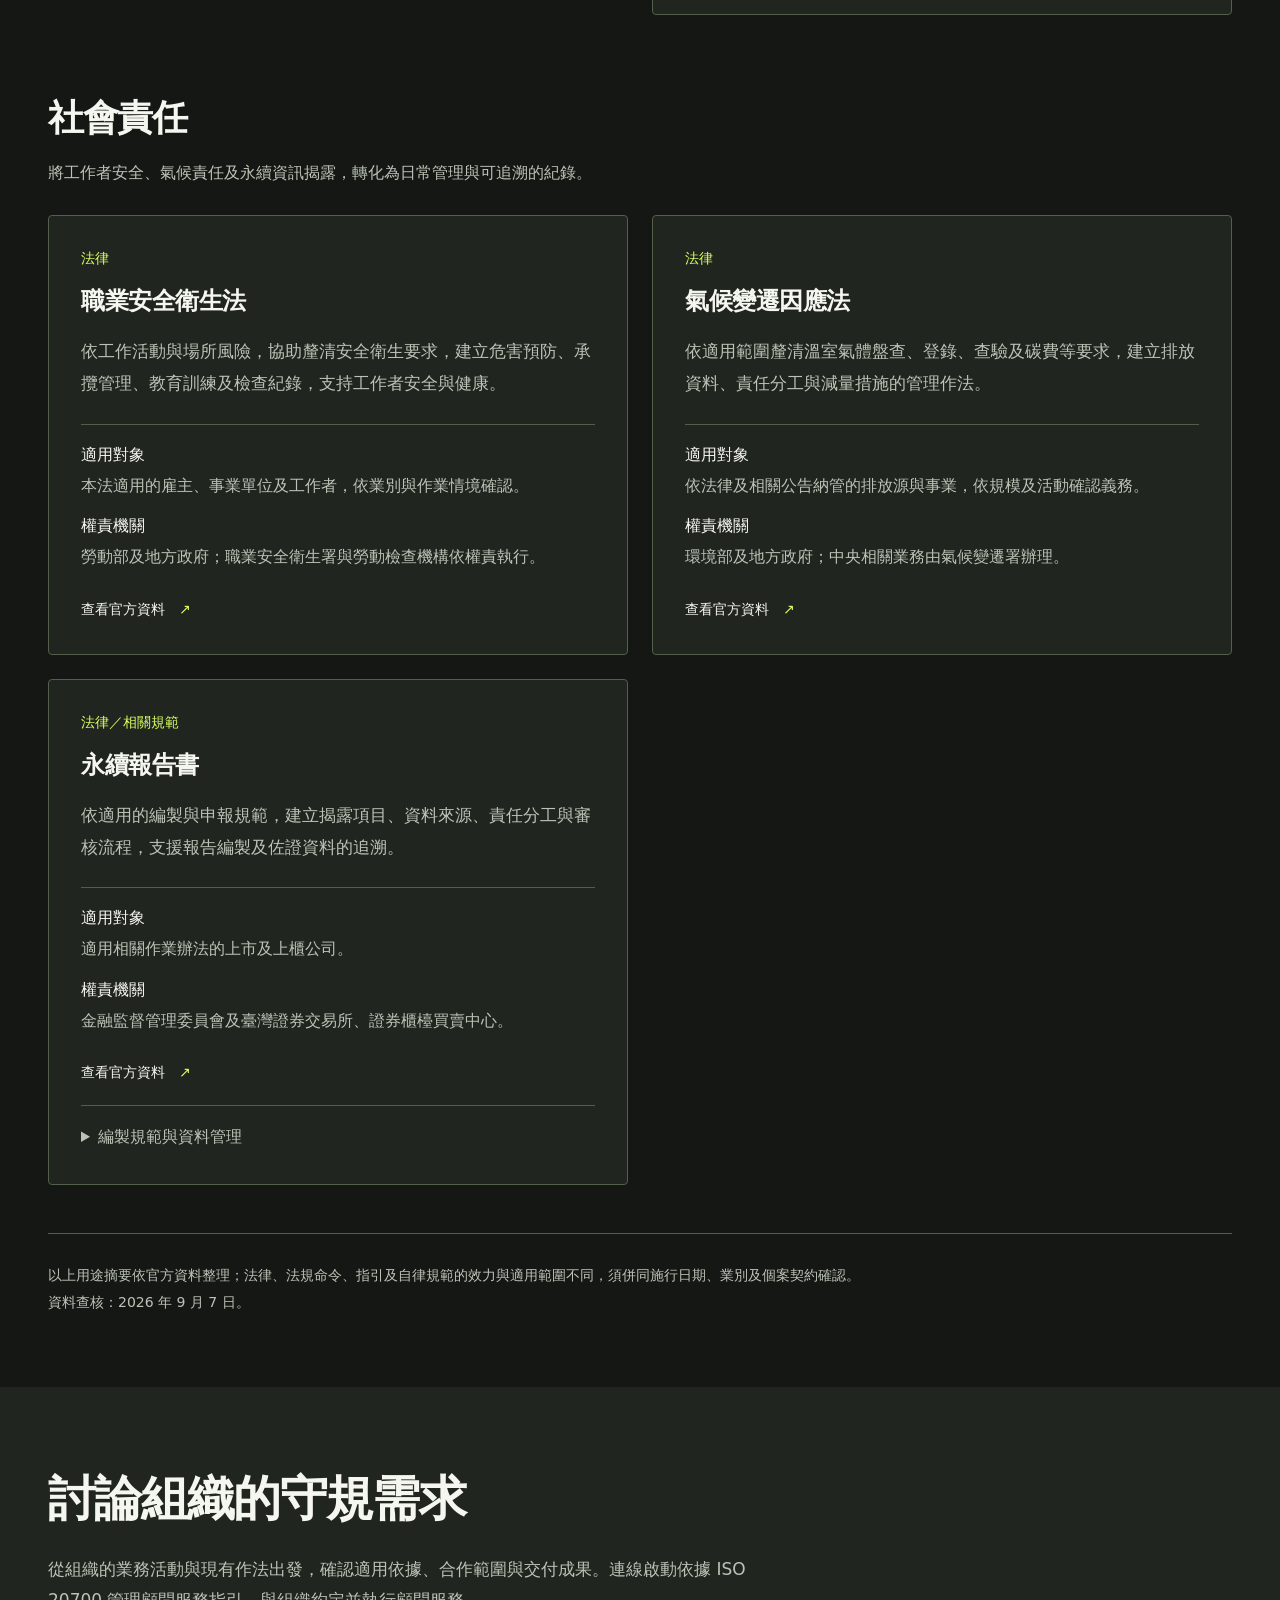
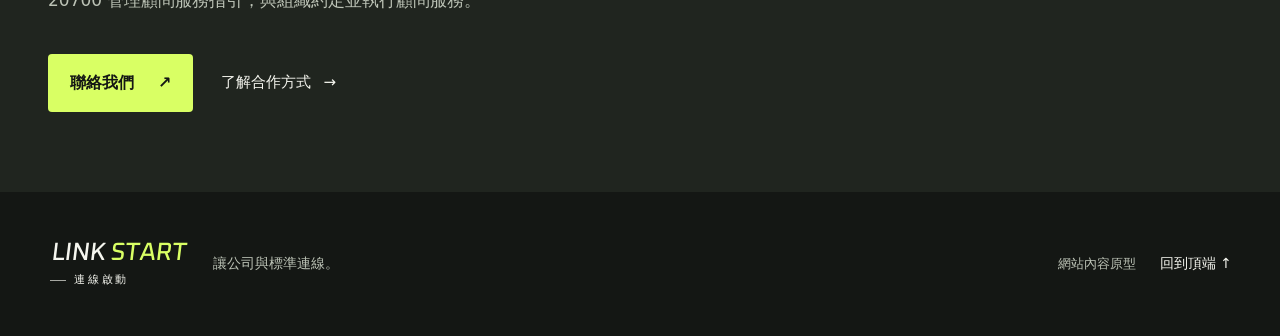
<file: services/conformity/index.html>
<!doctype html>
<html lang="zh-Hant"><head>
  <meta charset="utf-8"><meta name="viewport" content="width=device-width, initial-scale=1">
  <title>守規顧問｜連線啟動 Link Start</title>
  <meta name="description" content="理解政府及關注方之法律法規及契約的需求，依業別與業務活動釐清個資、資安、採購、職安及永續要求，協助建立日常作業與必要紀錄。">
  <meta name="robots" content="noindex, nofollow"><meta name="theme-color" content="#141714">
  <link rel="stylesheet" href="../../assets/style.css?v=260907-4"><link rel="stylesheet" href="../../assets/brand.css">
  <script src="../../assets/navigation.js" defer></script>
</head><body>
<a class="skip-link" href="#main">跳到主要內容</a>
<header class="site-header wrap">
    <a class="brand" href="../../index.html#top" aria-label="連線啟動，回到首頁"><span class="signal-brand compact"><span class="signal-word"><span>LINK</span><span class="start">START</span></span><span class="signal-caption">連線啟動</span></span></a>
    <nav class="desktop-nav" aria-label="主要導覽">
      <a href="../../index.html#research-development">研究發展顧問</a>
      <a href="../management-consulting/index.html">管理顧問</a>
      <a href="index.html" aria-current="page">守規顧問</a>
      <a href="../../index.html#reports">技術報告</a>
      <a href="../../resources/index.html">相關資源</a>
      <a href="../../index.html#about">關於我們</a>
      <a href="../../index.html#contact">聯絡我們 <span aria-hidden="true">↗</span></a>
    </nav>
    <details class="mobile-menu">
      <summary>選單 <span aria-hidden="true">＋</span></summary>
      <nav aria-label="行動版主要導覽">
        <a href="../../index.html#research-development">研究發展顧問</a>
        <a href="../management-consulting/index.html">管理顧問</a>
        <a href="index.html" aria-current="page">守規顧問</a>
        <a href="../../index.html#reports">技術報告</a>
        <a href="../../resources/index.html">相關資源</a>
      <a href="../../index.html#about">關於我們</a>
        <a href="../../index.html#contact">聯絡我們 ↗</a>
      </nav>
    </details>
  </header>
<main id="main" class="consulting-page conformity-page">
<section class="consulting-hero wrap" id="top" aria-labelledby="page-title">
<a class="text-link consulting-back" href="../../index.html#services">← 首頁／顧問服務</a>
<div class="consulting-intro"><div><h1 id="page-title">守規顧問</h1></div><div class="consulting-lead"><p>理解政府及關注方之法律法規及契約的需求。</p><p>依組織的業別與業務活動，釐清適用要求，協助建立日常作業、責任分工與必要紀錄。</p></div></div>
<nav class="topic-nav" aria-label="守規主題分類"><a href="#information-technology">資訊技術<span aria-hidden="true">↓</span></a><a href="#industry">產業規範<span aria-hidden="true">↓</span></a><a href="#procurement">政府採購<span aria-hidden="true">↓</span></a><a href="#social-responsibility">社會責任<span aria-hidden="true">↓</span></a></nav></section>
<div class="wrap consulting-topics"><section class="topic-group" id="information-technology" aria-labelledby="information-technology-title"><div class="topic-heading"><h2 id="information-technology-title">資訊技術</h2><p>釐清個資、資通安全與人工智慧的適用要求，建立資料及技術的管理作法。</p></div><div class="topic-grid"><article class="topic-card" id="personal-data">
      <p class="law-kind">法律</p><h3>個人資料保護法</h3>
      <p class="topic-summary">釐清個人資料蒐集、處理與利用的依據，建立告知、當事人權利回應、安全維護及委外管理作法，讓資料使用有明確責任與紀錄。</p><dl class="law-facts"><div><dt>適用對象</dt><dd>蒐集、處理或利用個人資料的公務及非公務機關。</dd></div><div><dt>權責機關</dt><dd>個人資料保護委員會籌備處；非公務機關監督依業別由中央目的事業主管機關或地方政府辦理。</dd></div></dl>
      <a class="topic-source" href="https://law.pdpc.gov.tw/LawContent.aspx?id=FL010627" aria-label="查看官方資料：個人資料保護法">查看官方資料 <span aria-hidden="true">↗</span></a><details class="topic-extra"><summary>修法與適用提醒</summary><p>官方法規頁包含尚未施行的修正條文，主管機關制度及個別義務應依已施行條文與當時權責分工確認。</p></details>
    </article><article class="topic-card" id="data-safeguards">
      <p class="law-kind">各業法規命令</p><h3>個人資料檔案安全維護</h3>
      <p class="topic-summary">依業別適用的安全維護辦法，盤點個人資料與風險，建立安全維護計畫、事故應變、委外監督及業務終止後的資料處理程序。</p><dl class="law-facts"><div><dt>適用對象</dt><dd>各權責機關指定業別及範圍內的非公務機關。</dd></div><div><dt>權責機關</dt><dd>依業別由各中央目的事業主管機關訂定辦法，監督分工依適用規定確認。</dd></div></dl>
      <details class="topic-extra"><summary>依業別查看辦法範例</summary><div class="law-example"><h4>數位經濟相關產業</h4><p>數位經濟相關產業個人資料檔案安全維護管理辦法。權責機關：數位發展部；適用業別依辦法附表確認。</p><a class="topic-source" href="https://law.moda.gov.tw/LawContent.aspx?id=GL000090" aria-label="查看業別辦法：數位經濟相關產業">查看業別辦法 <span aria-hidden="true">↗</span></a></div><div class="law-example"><h4>零售業</h4><p>零售業個人資料檔案安全維護管理辦法。權責機關：經濟部；依營業型態及辦法指定範圍判斷。</p><a class="topic-source" href="https://law.moea.gov.tw/LawContent.aspx?id=GL001466" aria-label="查看業別辦法：零售業">查看業別辦法 <span aria-hidden="true">↗</span></a></div><div class="law-example"><h4>醫院</h4><p>醫院個人資料檔案安全維護計畫實施辦法。權責機關：衛生福利部；依醫院類型及指定規模判斷。</p><a class="topic-source" href="https://www.mohw.gov.tw/fp-18-54747-1.html" aria-label="查看業別辦法：醫院">查看業別辦法 <span aria-hidden="true">↗</span></a></div><p>以上為業別範例，實際適用辦法依組織業務與指定範圍確認。</p></details>
    </article><article class="topic-card" id="cybersecurity-act">
      <p class="law-kind">法律</p><h3>資通安全管理法</h3>
      <p class="topic-summary">依納管範圍與資通安全責任等級，協助整理維護計畫、委外管理、事件通報與改善追蹤，將資安責任落實於日常運作。</p><dl class="law-facts"><div><dt>適用對象</dt><dd>本法納管的公務機關及特定非公務機關；受託者另依委託內容與相關要求確認責任。</dd></div><div><dt>權責機關</dt><dd>數位發展部；資通安全署及各機關依權責執行。</dd></div></dl>
      <a class="topic-source" href="https://law.moda.gov.tw/LawContent.aspx?id=FL088622" aria-label="查看官方資料：資通安全管理法">查看官方資料 <span aria-hidden="true">↗</span></a>
    </article><article class="topic-card" id="sme-security">
      <p class="law-kind">指引</p><h3>中小企業基本資安防護指引</h3>
      <p class="topic-summary">從帳號、設備與資料管理及資安意識培訓著手，協助企業檢視日常防護缺口，安排可落實的改善措施與人員分工。</p><dl class="law-facts"><div><dt>適用對象</dt><dd>希望建立或改善基本資安防護的中小企業。</dd></div><div><dt>權責機關</dt><dd>數位發展部資通安全署。</dd></div></dl>
      <a class="topic-source" href="https://moda.gov.tw/ACS/press/news/press/19496" aria-label="查看官方資料：中小企業基本資安防護指引">查看官方資料 <span aria-hidden="true">↗</span></a>
    </article><article class="topic-card" id="artificial-intelligence">
      <p class="law-kind">法律</p><h3>人工智慧基本法</h3>
      <p class="topic-summary">理解人工智慧發展與應用的治理方向，辨識隱私、安全、透明及問責等議題，協助組織規劃相應的管理作法與責任分工。</p><dl class="law-facts"><div><dt>適用對象</dt><dd>推動 AI 治理的公務機關，以及研發、提供或使用 AI 的組織；各項義務依適用規定確認。</dd></div><div><dt>權責機關</dt><dd>國家科學及技術委員會、地方政府；涉及各業事項由各目的事業主管機關辦理。</dd></div></dl>
      <a class="topic-source" href="https://law.nstc.gov.tw/LawContent.aspx?id=GL000592" aria-label="查看官方資料：人工智慧基本法">查看官方資料 <span aria-hidden="true">↗</span></a><details class="topic-extra"><summary>基本法與組織實務</summary><p>本法建立政策與治理原則，其中對政府的要求不等同於所有企業的直接義務；組織仍須確認所屬領域法規及具體應用情境。</p></details>
    </article></div></section><section class="topic-group" id="industry" aria-labelledby="industry-title"><div class="topic-heading"><h2 id="industry-title">產業規範</h2><p>依所屬產業、組織規模與業務型態，確認適用的資安管控指引及自律規範。</p></div><div class="topic-grid"><article class="topic-card" id="listed-security">
      <p class="law-kind">市場指引</p><h3>上市上櫃公司資通安全管控指引</h3>
      <p class="topic-summary">協助公司建立資安治理與責任分工，將風險評估、資產保護、事件應變及持續改善納入內部控制與營運管理。</p><dl class="law-facts"><div><dt>適用對象</dt><dd>上市及上櫃公司，依指引及相關內控制度要求辦理。</dd></div><div><dt>權責機關</dt><dd>金融監督管理委員會及臺灣證券交易所、證券櫃檯買賣中心。</dd></div></dl>
      <a class="topic-source" href="https://twse-regulation.twse.com.tw/TW/law/DAT0201.aspx?FLCODE=FL104387" aria-label="查看官方資料：上市上櫃公司資通安全管控指引">查看官方資料 <span aria-hidden="true">↗</span></a>
    </article><article class="topic-card" id="clinic-security">
      <p class="law-kind">指引</p><h3>基層醫療院所資安防護參考指引</h3>
      <p class="topic-summary">協助醫療院所檢視系統與資料的安全風險，整理人員管理、防護措施及應變作法，支持醫療資訊安全與日常服務運作。</p><dl class="law-facts"><div><dt>適用對象</dt><dd>資通安全管理法未納管的區域醫院、地區醫院及一般診所。</dd></div><div><dt>權責機關</dt><dd>衛生福利部資訊處。</dd></div></dl>
      <a class="topic-source" href="https://dep.mohw.gov.tw/DOIM/cp-4642-62332-114.html" aria-label="查看官方資料：基層醫療院所資安防護參考指引">查看官方資料 <span aria-hidden="true">↗</span></a>
    </article><article class="topic-card" id="securities-security">
      <p class="law-kind">產業指引</p><h3>證券暨期貨市場各服務事業網路安全防護參考指引</h3>
      <p class="topic-summary">依業者類型與風險，整理網路安全治理、資產與存取管理、防護監控及事件應變作法，支持金融服務的安全與持續運作。</p><dl class="law-facts"><div><dt>適用對象</dt><dd>證券商、期貨商、證券投資信託事業及證券投資顧問事業。</dd></div><div><dt>權責機關</dt><dd>金融監督管理委員會證券期貨局及臺灣證券交易所、臺灣期貨交易所、證券櫃檯買賣中心、臺灣集中保管結算所等。</dd></div></dl>
      <a class="topic-source" href="https://twse-regulation.twse.com.tw/TW/law/DAT0201_print.aspx?FLCODE=FL098837" aria-label="查看官方資料：證券暨期貨市場各服務事業網路安全防護參考指引">查看官方資料 <span aria-hidden="true">↗</span></a>
    </article><article class="topic-card" id="insurance-security">
      <p class="law-kind">公會自律規範</p><h3>保險業辦理資訊安全防護自律規範</h3>
      <p class="topic-summary">依保險資訊作業與系統特性，協助整理存取權限、系統開發與維運、委外及事故管理，保護資訊資產並維持服務運作。</p><dl class="law-facts"><div><dt>適用對象</dt><dd>人壽保險及產物保險公會所屬會員公司。</dd></div><div><dt>權責機關</dt><dd>金融監督管理委員會保險局及中華民國人壽保險商業同業公會、中華民國產物保險商業同業公會。</dd></div></dl>
      <a class="topic-source" href="https://law.lia-roc.org.tw/Law/Content?lsid=FL072726" aria-label="查看官方資料：保險業辦理資訊安全防護自律規範">查看官方資料 <span aria-hidden="true">↗</span></a>
    </article><article class="topic-card" id="financial-cybersecurity">
      <p class="law-kind">產業基準</p><h3>金融機構資通安全防護基準</h3>
      <p class="topic-summary">協助金融機構依風險與業務需求，建立資通安全治理、防護、監控及應變措施，將控制要求轉化為可執行、可追蹤的作業。</p><dl class="law-facts"><div><dt>適用對象</dt><dd>基準適用範圍內的金融機構，依業別與業務確認。</dd></div><div><dt>權責機關</dt><dd>金融監督管理委員會銀行局及中華民國銀行商業同業公會全國聯合會。</dd></div></dl>
      <a class="topic-source" href="https://www.ba.org.tw/memberStandard/details?id=70" aria-label="查看官方資料：金融機構資通安全防護基準">查看官方資料 <span aria-hidden="true">↗</span></a>
    </article><article class="topic-card" id="financial-systems">
      <p class="law-kind">產業基準</p><h3>金融機構資訊系統安全基準</h3>
      <p class="topic-summary">從資訊系統的規劃、開發到營運維護，協助整理安全控制、作業分工與檢核紀錄，支持金融資訊處理的可靠性與安全性。</p><dl class="law-facts"><div><dt>適用對象</dt><dd>基準適用範圍內的金融機構及其資訊系統作業。</dd></div><div><dt>權責機關</dt><dd>金融監督管理委員會銀行局及中華民國銀行商業同業公會全國聯合會。</dd></div></dl>
      <a class="topic-source" href="https://www.ba.org.tw/memberStandard/details?id=77" aria-label="查看官方資料：金融機構資訊系統安全基準">查看官方資料 <span aria-hidden="true">↗</span></a><details class="topic-extra"><summary>官方公開版本</summary><p>銀行公會目前公開附件為民國 105 年 9 月修訂版，含修正對照表；網頁日期為 2017 年 2 月 22 日。實際採用時，仍須併同後續函令及適用規範確認。</p></details>
    </article></div></section><section class="topic-group" id="procurement" aria-labelledby="procurement-title"><div class="topic-heading"><h2 id="procurement-title">政府採購</h2><p>從採購文件與個案契約出發，分別確認履約品質及資訊安全要求。</p></div><div class="topic-grid" id="government-procurement"><article class="topic-card" id="procurement-quality"><p class="law-kind">政府採購法／契約要求</p><h3>履約品質</h3><p class="topic-summary">依契約要求釐清工作範圍、品質標準及交付條件，建立進度、變更、成果檢核與驗收紀錄的管理作法。</p><dl class="law-facts"><div><dt>適用對象</dt><dd>辦理適用本法採購的機關，以及參與採購或承接契約的廠商。</dd></div><div><dt>權責機關</dt><dd>行政院公共工程委員會；個案由採購機關依權責辦理。</dd></div></dl><a class="topic-source" href="https://www.pcc.gov.tw/content/cp.aspx?lang=1&amp;n=2BE68E5656E06EFA" aria-label="查看官方資料：政府採購法">查看官方資料 <span aria-hidden="true">↗</span></a></article><article class="topic-card" id="procurement-security"><p class="law-kind">資安法規／採購指引／契約要求</p><h3>資訊安全</h3><p class="topic-summary">依採購案及適用規範，釐清人員、資料、系統與委外的資安責任，建立安全措施、事件通報及履約佐證。</p><dl class="law-facts"><div><dt>適用對象</dt><dd>辦理適用本法採購的機關，以及參與採購或承接契約的廠商。</dd></div><div><dt>權責機關</dt><dd>行政院公共工程委員會、數位發展部；個案由採購機關依權責辦理。</dd></div></dl><p class="topic-summary">資安要求須分辨法律、子法、作業指引、招標文件與個案契約的依據，並依實際納入的條款確認。</p><a class="topic-source" href="https://www.pcc.gov.tw/content/cp.aspx?lang=1&amp;n=2BE68E5656E06EFA" aria-label="查看官方資料：政府採購法">查看官方資料 <span aria-hidden="true">↗</span></a><a class="topic-source" href="https://law.moda.gov.tw/LawContent.aspx?id=FL088622" aria-label="查看資通安全管理法">查看資通安全管理法 <span aria-hidden="true">↗</span></a><a class="topic-source" href="https://moda.gov.tw/ACS/laws/guide/rules-guidelines/1355" aria-label="查看資通系統籌獲資安措施">查看資通系統籌獲資安措施 <span aria-hidden="true">↗</span></a></article></div></section><section class="topic-group" id="social-responsibility" aria-labelledby="social-responsibility-title"><div class="topic-heading"><h2 id="social-responsibility-title">社會責任</h2><p>將工作者安全、氣候責任及永續資訊揭露，轉化為日常管理與可追溯的紀錄。</p></div><div class="topic-grid"><article class="topic-card" id="occupational-safety">
      <p class="law-kind">法律</p><h3>職業安全衛生法</h3>
      <p class="topic-summary">依工作活動與場所風險，協助釐清安全衛生要求，建立危害預防、承攬管理、教育訓練及檢查紀錄，支持工作者安全與健康。</p><dl class="law-facts"><div><dt>適用對象</dt><dd>本法適用的雇主、事業單位及工作者，依業別與作業情境確認。</dd></div><div><dt>權責機關</dt><dd>勞動部及地方政府；職業安全衛生署與勞動檢查機構依權責執行。</dd></div></dl>
      <a class="topic-source" href="https://laws.mol.gov.tw/FLAW/PrintFLAWDAT0201.aspx?beginpos=4&amp;id=FL015013" aria-label="查看官方資料：職業安全衛生法">查看官方資料 <span aria-hidden="true">↗</span></a>
    </article><article class="topic-card" id="climate">
      <p class="law-kind">法律</p><h3>氣候變遷因應法</h3>
      <p class="topic-summary">依適用範圍釐清溫室氣體盤查、登錄、查驗及碳費等要求，建立排放資料、責任分工與減量措施的管理作法。</p><dl class="law-facts"><div><dt>適用對象</dt><dd>依法律及相關公告納管的排放源與事業，依規模及活動確認義務。</dd></div><div><dt>權責機關</dt><dd>環境部及地方政府；中央相關業務由氣候變遷署辦理。</dd></div></dl>
      <a class="topic-source" href="https://oaout.moenv.gov.tw/laW/LawContent.aspx?id=GL005511" aria-label="查看官方資料：氣候變遷因應法">查看官方資料 <span aria-hidden="true">↗</span></a>
    </article><article class="topic-card" id="sustainability-reporting">
      <p class="law-kind">法律／相關規範</p><h3>永續報告書</h3>
      <p class="topic-summary">依適用的編製與申報規範，建立揭露項目、資料來源、責任分工與審核流程，支援報告編製及佐證資料的追溯。</p><dl class="law-facts"><div><dt>適用對象</dt><dd>適用相關作業辦法的上市及上櫃公司。</dd></div><div><dt>權責機關</dt><dd>金融監督管理委員會及臺灣證券交易所、證券櫃檯買賣中心。</dd></div></dl>
      <a class="topic-source" href="https://esg.fsc.gov.tw/SinglePage/Criterion/Company/" aria-label="查看官方資料：永續報告書">查看官方資料 <span aria-hidden="true">↗</span></a><details class="topic-extra"><summary>編製規範與資料管理</summary><a class="topic-source" href="https://twse-regulation.twse.com.tw/TW/law/DAT0201.aspx?FLCODE=FL075209" aria-label="查看上市公司作業辦法">查看上市公司作業辦法 <span aria-hidden="true">↗</span></a><a class="topic-source" href="https://dsp.tpex.org.tw/web/csr/info_list.php" aria-label="查看上櫃公司永續報告書規範">查看上櫃公司永續報告書規範 <span aria-hidden="true">↗</span></a><p>以文件與紀錄管理支持資料彙整、來源追溯、版本、核准及保存，讓報告內容與佐證資料保持一致。</p><a href="../management-consulting/index.html#records-management">探索文件與紀錄管理 →</a></details>
    </article></div></section><p class="topic-reference-note">以上用途摘要依官方資料整理；法律、法規命令、指引及自律規範的效力與適用範圍不同，須併同施行日期、業別及個案契約確認。<br>資料查核：2026 年 9 月 7 日。</p></div>
<section class="consulting-cooperation" aria-labelledby="cooperation-title"><div class="wrap"><h2 id="cooperation-title">討論組織的守規需求</h2><p class="cooperation-lead">從組織的業務活動與現有作法出發，確認適用依據、合作範圍與交付成果。連線啟動依據 ISO 20700 管理顧問服務指引，與組織約定並執行顧問服務。</p><div class="hero-actions"><a class="button primary" href="../../index.html#contact">聯絡我們 <span aria-hidden="true">↗</span></a><a class="text-link" href="../../index.html#consulting-approach">了解合作方式 <span aria-hidden="true">→</span></a></div></div></section></main><footer class="site-footer wrap"><span class="brand footer-brand"><span class="signal-brand compact"><span class="signal-word"><span>LINK</span><span class="start">START</span></span><span class="signal-caption">連線啟動</span></span></span><p>讓公司與標準連線。</p><span class="prototype-label">網站內容原型</span><a href="#top">回到頂端 ↑</a></footer>
</body></html>
</file>
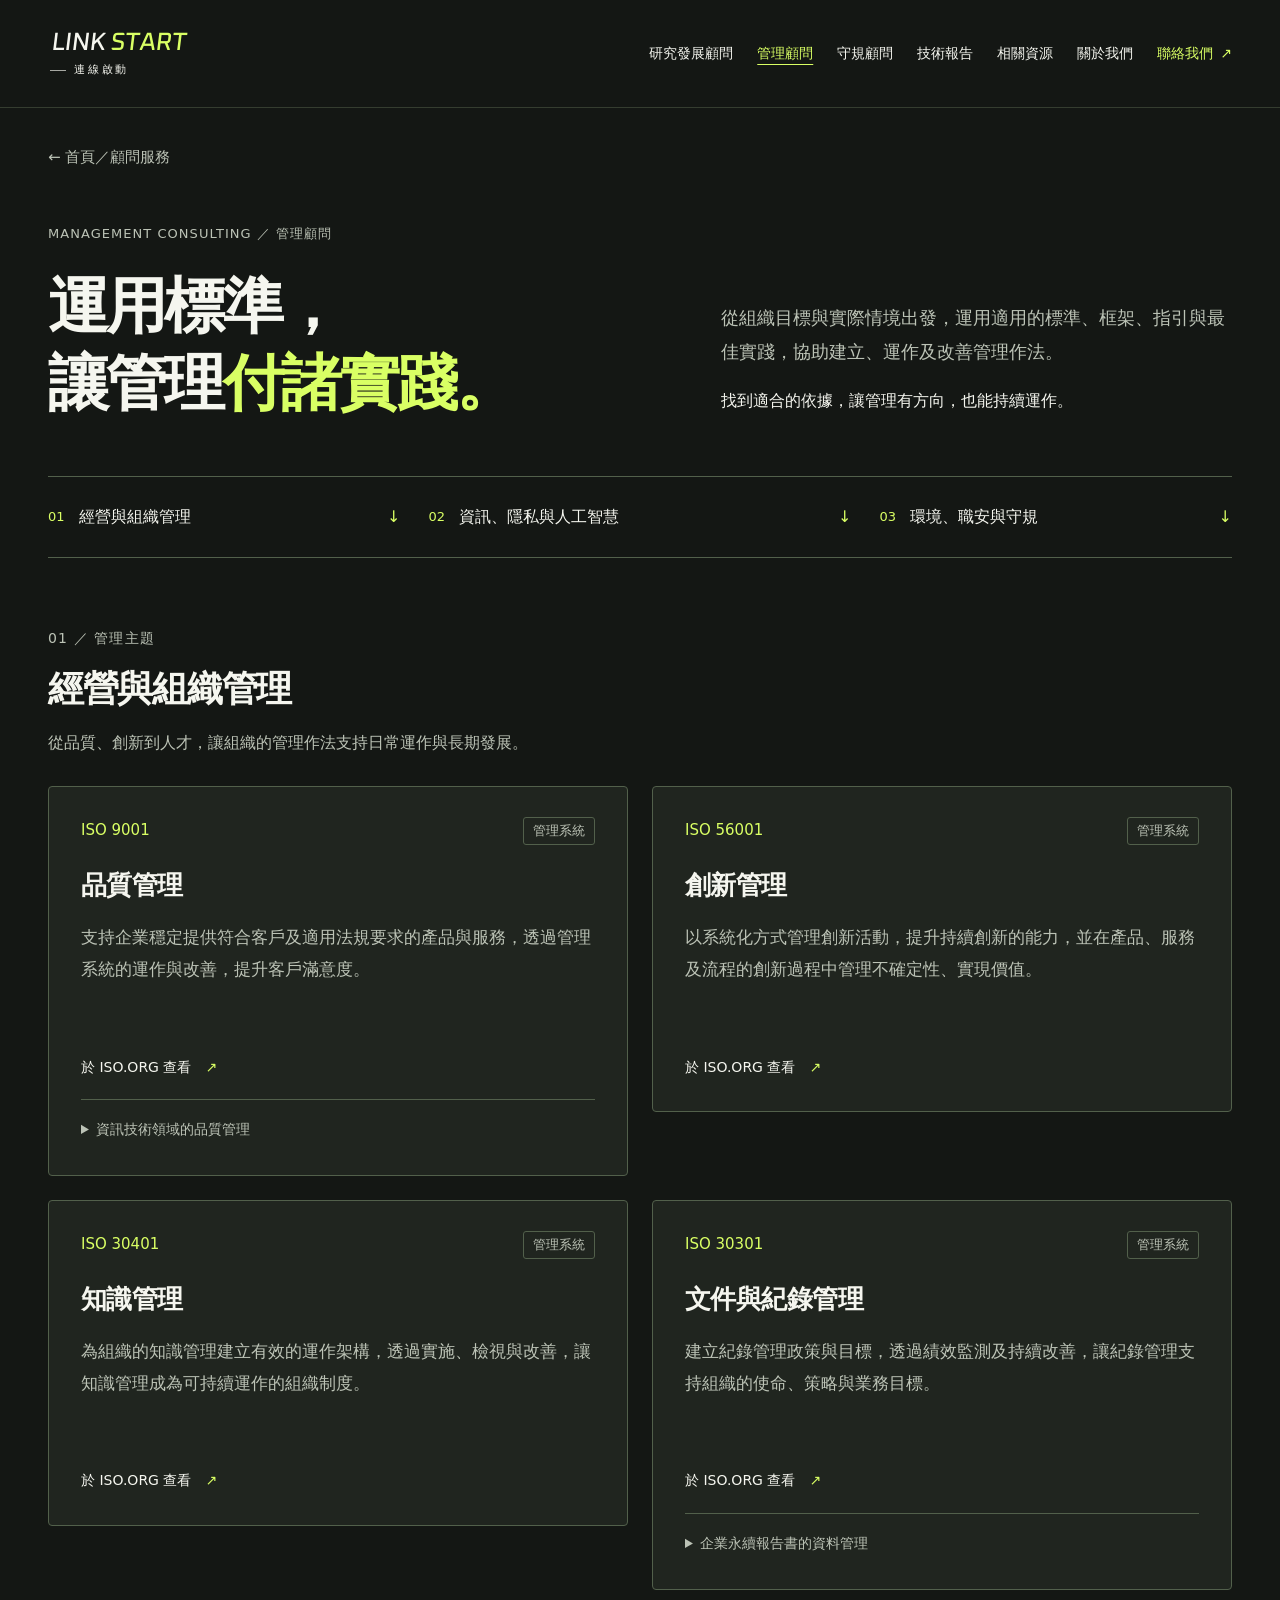
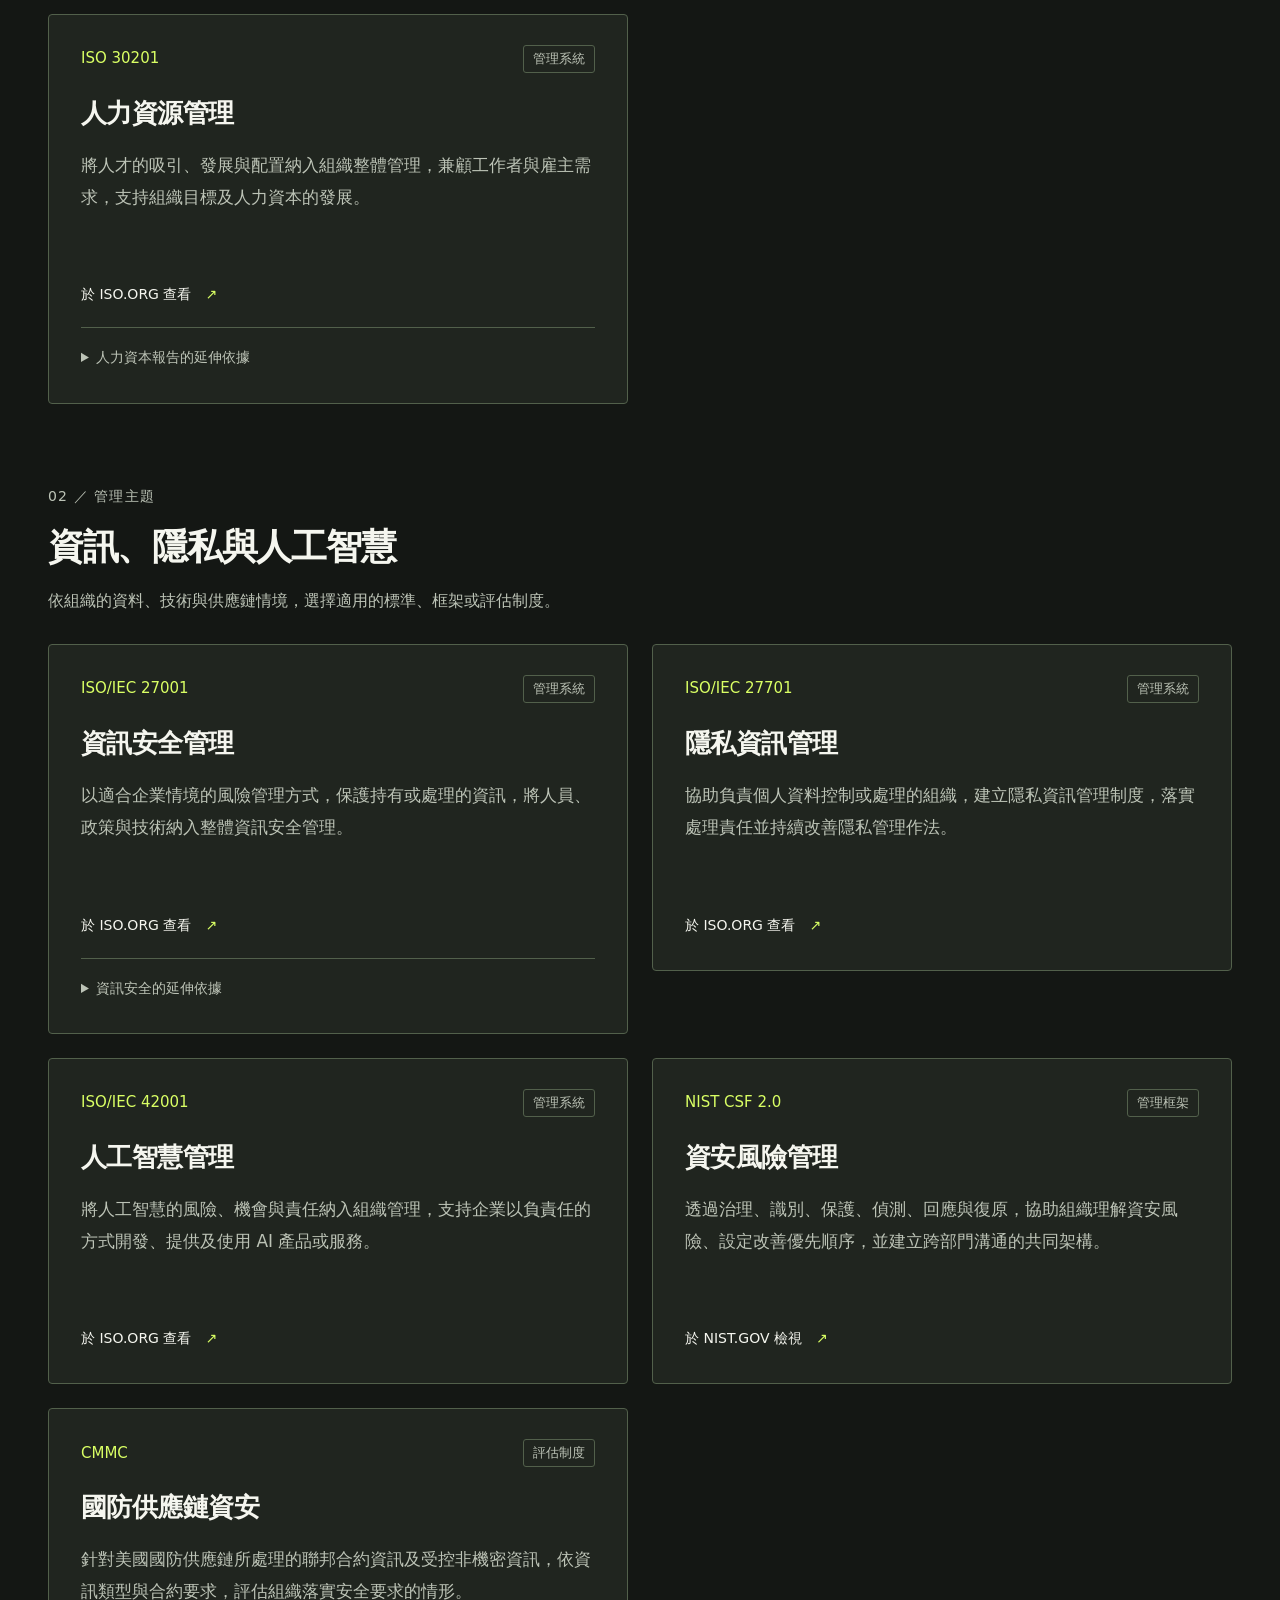
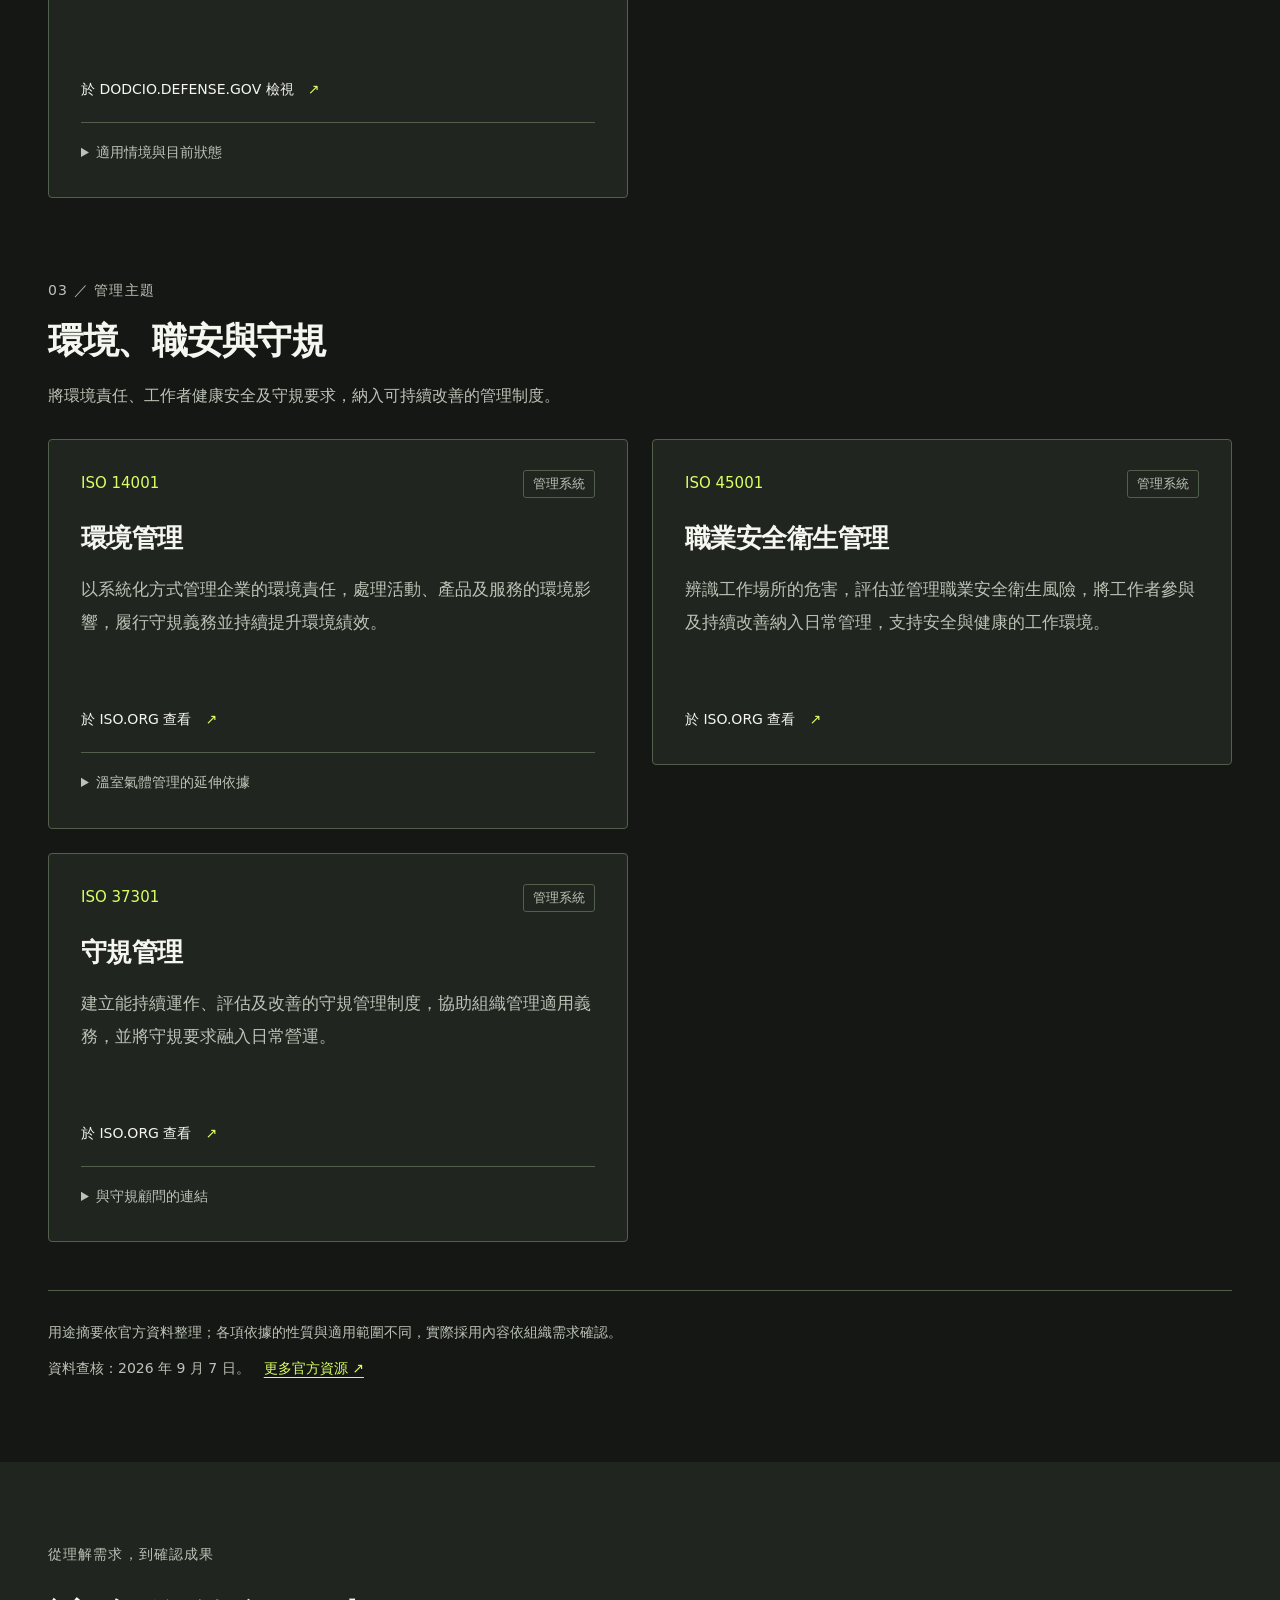
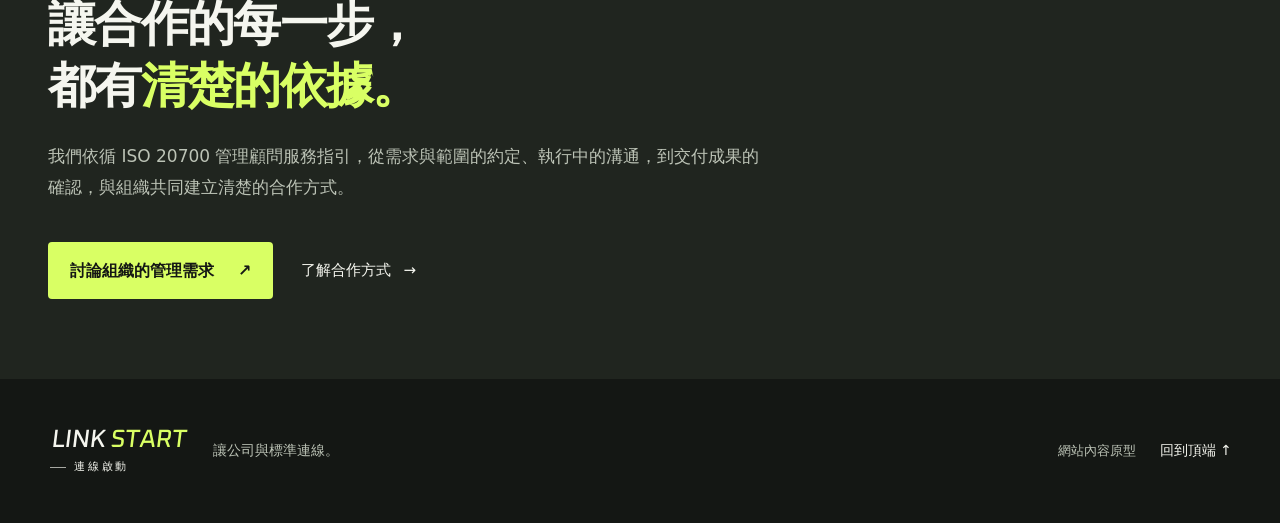
<file: services/management-consulting/index.html>
<!doctype html>
<html lang="zh-Hant"><head>
  <meta charset="utf-8"><meta name="viewport" content="width=device-width, initial-scale=1">
  <title>管理顧問｜連線啟動 Link Start</title>
  <meta name="description" content="運用標準、框架、指引與最佳實踐，協助組織建立、運作及改善管理作法。探索品質、創新、人力資源、資訊安全、隱私、AI、環境及守規等管理主題。">
  <meta name="robots" content="noindex, nofollow"><meta name="theme-color" content="#141714">
  <link rel="stylesheet" href="../../assets/style.css?v=260907-4"><link rel="stylesheet" href="../../assets/brand.css">
  <script src="../../assets/navigation.js" defer></script>
</head><body>
<a class="skip-link" href="#main">跳到主要內容</a>
<header class="site-header wrap">
    <a class="brand" href="../../index.html#top" aria-label="連線啟動，回到首頁"><span class="signal-brand compact"><span class="signal-word"><span>LINK</span><span class="start">START</span></span><span class="signal-caption">連線啟動</span></span></a>
    <nav class="desktop-nav" aria-label="主要導覽">
      <a href="../../index.html#research-development">研究發展顧問</a>
      <a href="index.html" aria-current="page">管理顧問</a>
      <a href="../conformity/index.html">守規顧問</a>
      <a href="../../index.html#reports">技術報告</a>
      <a href="../../resources/index.html">相關資源</a>
      <a href="../../index.html#about">關於我們</a>
      <a href="../../index.html#contact">聯絡我們 <span aria-hidden="true">↗</span></a>
    </nav>
    <details class="mobile-menu">
      <summary>選單 <span aria-hidden="true">＋</span></summary>
      <nav aria-label="行動版主要導覽">
        <a href="../../index.html#research-development">研究發展顧問</a>
        <a href="index.html" aria-current="page">管理顧問</a>
        <a href="../conformity/index.html">守規顧問</a>
        <a href="../../index.html#reports">技術報告</a>
        <a href="../../resources/index.html">相關資源</a>
      <a href="../../index.html#about">關於我們</a>
        <a href="../../index.html#contact">聯絡我們 ↗</a>
      </nav>
    </details>
  </header>
<main id="main" class="consulting-page">
  <section class="consulting-hero wrap" id="top" aria-labelledby="page-title">
    <a class="text-link consulting-back" href="../../index.html#services">← 首頁／顧問服務</a>
    <div class="consulting-intro"><div><p class="eyebrow">MANAGEMENT CONSULTING ／ 管理顧問</p>
      <h1 id="page-title">運用標準，<br>讓管理<span class="accent">付諸實踐。</span></h1></div>
      <div class="consulting-lead"><p>從組織目標與實際情境出發，運用適用的標準、框架、指引與最佳實踐，協助建立、運作及改善管理作法。</p><p>找到適合的依據，讓管理有方向，也能持續運作。</p></div>
    </div>
    <nav class="topic-nav" aria-label="管理主題分類"><a href="#organization"><span>01</span>經營與組織管理<span aria-hidden="true">↓</span></a><a href="#digital"><span>02</span>資訊、隱私與人工智慧<span aria-hidden="true">↓</span></a><a href="#responsibility"><span>03</span>環境、職安與守規<span aria-hidden="true">↓</span></a></nav>
  </section>
  <div class="wrap consulting-topics"><section class="topic-group" id="organization" aria-labelledby="organization-title">
    <div class="topic-heading"><p class="eyebrow">01 ／ 管理主題</p><h2 id="organization-title">經營與組織管理</h2><p>從品質、創新到人才，讓組織的管理作法支持日常運作與長期發展。</p></div>
    <div class="topic-grid"><article class="topic-card">
      <div class="topic-meta"><span>ISO 9001</span><span class="topic-kind">管理系統</span></div>
      <h3>品質管理</h3><p class="topic-summary">支持企業穩定提供符合客戶及適用法規要求的產品與服務，透過管理系統的運作與改善，提升客戶滿意度。</p>
      <a class="topic-source" href="https://www.iso.org/standard/62085.html" aria-label="於 ISO.ORG 查看 ISO 9001">於 ISO.ORG 查看 <span aria-hidden="true">↗</span></a>
      <details class="topic-extra"><summary>資訊技術領域的品質管理</summary><p><strong>ISO/IEC/IEEE 90003:2018</strong></p><p>將 ISO 9001:2015 應用於軟體取得、供應、開發、運作、維護及相關支援服務，協助組織把品質管理要求落實於軟體生命週期。</p><p><a href="https://www.iso.org/standard/74348.html" aria-label="於 ISO.ORG 查看 ISO/IEC/IEEE 90003:2018">於 ISO.ORG 查看 <span aria-hidden="true">↗</span></a></p></details>
    </article><article class="topic-card">
      <div class="topic-meta"><span>ISO 56001</span><span class="topic-kind">管理系統</span></div>
      <h3>創新管理</h3><p class="topic-summary">以系統化方式管理創新活動，提升持續創新的能力，並在產品、服務及流程的創新過程中管理不確定性、實現價值。</p>
      <a class="topic-source" href="https://www.iso.org/standard/79278.html" aria-label="於 ISO.ORG 查看 ISO 56001">於 ISO.ORG 查看 <span aria-hidden="true">↗</span></a>
    </article><article class="topic-card">
      <div class="topic-meta"><span>ISO 30401</span><span class="topic-kind">管理系統</span></div>
      <h3>知識管理</h3><p class="topic-summary">為組織的知識管理建立有效的運作架構，透過實施、檢視與改善，讓知識管理成為可持續運作的組織制度。</p>
      <a class="topic-source" href="https://www.iso.org/standard/68683.html" aria-label="於 ISO.ORG 查看 ISO 30401">於 ISO.ORG 查看 <span aria-hidden="true">↗</span></a>
    </article><article class="topic-card" id="records-management">
      <div class="topic-meta"><span>ISO 30301</span><span class="topic-kind">管理系統</span></div>
      <h3>文件與紀錄管理</h3><p class="topic-summary">建立紀錄管理政策與目標，透過績效監測及持續改善，讓紀錄管理支持組織的使命、策略與業務目標。</p>
      <a class="topic-source" href="https://www.iso.org/standard/74292.html" aria-label="於 ISO.ORG 查看 ISO 30301">於 ISO.ORG 查看 <span aria-hidden="true">↗</span></a><details class="topic-extra"><summary>企業永續報告書的資料管理</summary><p>以文件與紀錄管理支持永續報告書的資料彙整、來源追溯、佐證、版本、核准與保存，讓揭露內容有可查核的依據。</p><a href="../conformity/index.html#sustainability-reporting">了解永續報告書規範 →</a></details>
    </article><article class="topic-card">
      <div class="topic-meta"><span>ISO 30201</span><span class="topic-kind">管理系統</span></div>
      <h3>人力資源管理</h3><p class="topic-summary">將人才的吸引、發展與配置納入組織整體管理，兼顧工作者與雇主需求，支持組織目標及人力資本的發展。</p>
      <a class="topic-source" href="https://www.iso.org/standard/90923.html" aria-label="於 ISO.ORG 查看 ISO 30201">於 ISO.ORG 查看 <span aria-hidden="true">↗</span></a><details class="topic-extra"><summary>人力資本報告的延伸依據</summary><p>ISO 30414 可作為人力資本報告與揭露的參考，連結人力組成、成本、生產力及能力發展等資訊。</p></details>
    </article></div>
  </section>
<section class="topic-group" id="digital" aria-labelledby="digital-title">
    <div class="topic-heading"><p class="eyebrow">02 ／ 管理主題</p><h2 id="digital-title">資訊、隱私與人工智慧</h2><p>依組織的資料、技術與供應鏈情境，選擇適用的標準、框架或評估制度。</p></div>
    <div class="topic-grid"><article class="topic-card">
      <div class="topic-meta"><span>ISO/IEC 27001</span><span class="topic-kind">管理系統</span></div>
      <h3>資訊安全管理</h3><p class="topic-summary">以適合企業情境的風險管理方式，保護持有或處理的資訊，將人員、政策與技術納入整體資訊安全管理。</p>
      <a class="topic-source" href="https://www.iso.org/standard/27001" aria-label="於 ISO.ORG 查看 ISO/IEC 27001">於 ISO.ORG 查看 <span aria-hidden="true">↗</span></a><details class="topic-extra"><summary>資訊安全的延伸依據</summary><p>資安事件管理可參考 ISO/IEC 27035 系列；供應商關係資訊安全可參考 ISO/IEC 27036 系列。實際採用內容依組織情境確認。</p></details>
    </article><article class="topic-card">
      <div class="topic-meta"><span>ISO/IEC 27701</span><span class="topic-kind">管理系統</span></div>
      <h3>隱私資訊管理</h3><p class="topic-summary">協助負責個人資料控制或處理的組織，建立隱私資訊管理制度，落實處理責任並持續改善隱私管理作法。</p>
      <a class="topic-source" href="https://www.iso.org/standard/27701" aria-label="於 ISO.ORG 查看 ISO/IEC 27701">於 ISO.ORG 查看 <span aria-hidden="true">↗</span></a>
    </article><article class="topic-card">
      <div class="topic-meta"><span>ISO/IEC 42001</span><span class="topic-kind">管理系統</span></div>
      <h3>人工智慧管理</h3><p class="topic-summary">將人工智慧的風險、機會與責任納入組織管理，支持企業以負責任的方式開發、提供及使用 AI 產品或服務。</p>
      <a class="topic-source" href="https://www.iso.org/standard/42001" aria-label="於 ISO.ORG 查看 ISO/IEC 42001">於 ISO.ORG 查看 <span aria-hidden="true">↗</span></a>
    </article><article class="topic-card">
      <div class="topic-meta"><span>NIST CSF 2.0</span><span class="topic-kind">管理框架</span></div>
      <h3>資安風險管理</h3><p class="topic-summary">透過治理、識別、保護、偵測、回應與復原，協助組織理解資安風險、設定改善優先順序，並建立跨部門溝通的共同架構。</p>
      <a class="topic-source" href="https://www.nist.gov/publications/nist-cybersecurity-framework-csf-20" aria-label="於 NIST.GOV 檢視 NIST CSF 2.0">於 NIST.GOV 檢視 <span aria-hidden="true">↗</span></a>
    </article><article class="topic-card">
      <div class="topic-meta"><span>CMMC</span><span class="topic-kind">評估制度</span></div>
      <h3>國防供應鏈資安</h3><p class="topic-summary">針對美國國防供應鏈所處理的聯邦合約資訊及受控非機密資訊，依資訊類型與合約要求，評估組織落實安全要求的情形。</p>
      <a class="topic-source" href="https://dodcio.defense.gov/CMMC/About/" aria-label="於 DODCIO.DEFENSE.GOV 檢視 CMMC">於 DODCIO.DEFENSE.GOV 檢視 <span aria-hidden="true">↗</span></a><details class="topic-extra"><summary>適用情境與目前狀態</summary><p>適合需回應美國國防供應鏈資訊保護要求的組織。2026 年 9 月 7 日查核：第二階段已暫停，第一階段自評仍維持；適用要求依官方現況及個案合約確認。</p></details>
    </article></div>
  </section>
<section class="topic-group" id="responsibility" aria-labelledby="responsibility-title">
    <div class="topic-heading"><p class="eyebrow">03 ／ 管理主題</p><h2 id="responsibility-title">環境、職安與守規</h2><p>將環境責任、工作者健康安全及守規要求，納入可持續改善的管理制度。</p></div>
    <div class="topic-grid"><article class="topic-card">
      <div class="topic-meta"><span>ISO 14001</span><span class="topic-kind">管理系統</span></div>
      <h3>環境管理</h3><p class="topic-summary">以系統化方式管理企業的環境責任，處理活動、產品及服務的環境影響，履行守規義務並持續提升環境績效。</p>
      <a class="topic-source" href="https://www.iso.org/standard/14001" aria-label="於 ISO.ORG 查看 ISO 14001">於 ISO.ORG 查看 <span aria-hidden="true">↗</span></a><details class="topic-extra"><summary>溫室氣體管理的延伸依據</summary><p>依組織或專案情境，可參考 ISO 14064-1 的組織型盤查，以及 ISO 14064-2 的減量與移除增量專案量化、監測及報告方法。</p></details>
    </article><article class="topic-card">
      <div class="topic-meta"><span>ISO 45001</span><span class="topic-kind">管理系統</span></div>
      <h3>職業安全衛生管理</h3><p class="topic-summary">辨識工作場所的危害，評估並管理職業安全衛生風險，將工作者參與及持續改善納入日常管理，支持安全與健康的工作環境。</p>
      <a class="topic-source" href="https://www.iso.org/standard/63787.html" aria-label="於 ISO.ORG 查看 ISO 45001">於 ISO.ORG 查看 <span aria-hidden="true">↗</span></a>
    </article><article class="topic-card">
      <div class="topic-meta"><span>ISO 37301</span><span class="topic-kind">管理系統</span></div>
      <h3>守規管理</h3><p class="topic-summary">建立能持續運作、評估及改善的守規管理制度，協助組織管理適用義務，並將守規要求融入日常營運。</p>
      <a class="topic-source" href="https://www.iso.org/standard/75080.html" aria-label="於 ISO.ORG 查看 ISO 37301">於 ISO.ORG 查看 <span aria-hidden="true">↗</span></a><details class="topic-extra"><summary>與守規顧問的連結</summary><p>此主題以守規管理系統的建立與改善為核心。若需求直接針對特定法律項目，可另參考守規顧問服務。 <a href="../conformity/index.html">認識守規顧問 →</a></p></details>
    </article></div>
  </section>
    <p class="topic-reference-note">用途摘要依官方資料整理；各項依據的性質與適用範圍不同，實際採用內容依組織需求確認。<br>資料查核：2026 年 9 月 7 日。<a href="../../resources/index.html">更多官方資源 ↗</a></p>
  </div>
  <section class="consulting-cooperation" aria-labelledby="cooperation-title"><div class="wrap">
    <p class="eyebrow">從理解需求，到確認成果</p><h2 id="cooperation-title">讓合作的每一步，<br>都有<span class="accent">清楚的依據。</span></h2>
    <p class="cooperation-lead">我們依循 ISO 20700 管理顧問服務指引，從需求與範圍的約定、執行中的溝通，到交付成果的確認，與組織共同建立清楚的合作方式。</p>
    <div class="hero-actions"><a class="button primary" href="../../index.html#contact">討論組織的管理需求 <span aria-hidden="true">↗</span></a><a class="text-link" href="../../index.html#consulting-approach">了解合作方式 <span aria-hidden="true">→</span></a></div>
  </div></section>
</main><footer class="site-footer wrap"><span class="brand footer-brand"><span class="signal-brand compact"><span class="signal-word"><span>LINK</span><span class="start">START</span></span><span class="signal-caption">連線啟動</span></span></span><p>讓公司與標準連線。</p><span class="prototype-label">網站內容原型</span><a href="#top">回到頂端 ↑</a></footer>
</body></html>
</file>
<file: assets/style.css>
:root{color-scheme:dark;--primary:#D9FF64;--background:#141714;--surface:#20251F;--on-surface:#F5F6EF;--secondary:#BCC3B6;--outline:#52604B;--on-primary:#141714;--font:system-ui,"PingFang TC","Microsoft JhengHei",sans-serif;--radius-sm:4px;--radius-md:12px;--space-xs:4px;--space-sm:8px;--space-md:16px;--space-lg:24px;--space-xl:32px;--space-section:112px;--gutter:28px}
*{box-sizing:border-box}html{scroll-padding-top:24px}body{margin:0;background:var(--background);color:var(--on-surface);font-family:var(--font);font-size:18px;line-height:1.85;-webkit-font-smoothing:antialiased}a{color:inherit;text-decoration:none}a:hover{text-decoration:underline;text-underline-offset:6px}a:focus-visible,summary:focus-visible{outline:3px solid var(--primary);outline-offset:4px}h1,h2,h3,p{margin:0}h1,h2,h3{line-height:1.3}p+p{margin-top:20px}h2{font-size:clamp(2rem,4vw,3rem);letter-spacing:-.035em}h3{font-size:1.55rem;letter-spacing:-.02em}.wrap{width:100%;max-width:1376px;padding-inline:48px;margin-inline:auto}.section{padding-block:var(--space-section)}.accent{color:var(--primary)}.eyebrow{font-size:14px;letter-spacing:.08em;color:var(--secondary);font-weight:500;margin-bottom:30px}.skip-link{position:absolute;top:-100px;left:20px;background:var(--primary);color:var(--background);z-index:10;padding:12px 20px}.skip-link:focus{top:12px}.site-header{min-height:108px;display:flex;gap:28px;align-items:center;justify-content:space-between;border-bottom:1px solid #353D30}.brand{font-size:26px;letter-spacing:.06em;font-weight:800;white-space:nowrap;display:inline-flex;align-items:center;gap:9px;line-height:1.4}.brand:hover{text-decoration:none}.brand-dot{display:inline-block;width:9px;height:9px;background:var(--primary);border-radius:50%}.desktop-nav{display:flex;gap:24px;align-items:center}.desktop-nav a{font-size:14px;display:inline-flex;align-items:center;min-height:44px;gap:7px;white-space:nowrap}.desktop-nav a:last-child{color:var(--primary)}.mobile-menu{display:none}.hero{padding-top:80px;display:grid;grid-template-columns:1.15fr 1fr;column-gap:50px;align-items:center}.hero .eyebrow{display:flex;gap:10px;align-items:center;margin-bottom:30px}.signal-dot{background:var(--primary);width:7px;height:7px;border-radius:50%}.hero h1{font-size:clamp(2.75rem,6.6vw,5.5rem);line-height:1.15;letter-spacing:-.04em;font-weight:700}.hero-description{color:var(--secondary);margin-top:32px;font-size:18px;line-height:1.85}.hero-actions{display:flex;align-items:center;gap:28px;margin-top:38px;flex-wrap:wrap}.button{padding:14px 22px;min-height:52px;display:inline-flex;align-items:center;gap:24px;border-radius:var(--radius-sm);font-size:16px;font-weight:600}.primary{color:var(--on-primary);background:var(--primary)}.primary:hover{background:#E4FF95;text-decoration:none}.text-link{font-size:15px;min-height:44px;display:inline-flex;align-items:center;gap:12px}.connection-visual{align-self:center;padding-top:16px}.diagram-heading,.diagram-footer{display:flex;justify-content:space-between;align-items:center;font-size:14px;color:var(--secondary)}.diagram-heading{padding-block:18px;border-top:1px solid var(--outline)}.diagram-code{font-variant-numeric:tabular-nums;font-size:13px;letter-spacing:.06em}.connection-visual svg{width:100%;height:auto;display:block}.diagram-label{font-size:22px;font-family:var(--font);fill:var(--on-surface);font-weight:500}.diagram-accent{fill:var(--primary)}.diagram-small{font-size:15px;font-family:var(--font);fill:var(--secondary)}.diagram-footer{justify-content:center;gap:24px;border-bottom:1px solid var(--outline);padding:18px 0}.hero-bottom{grid-column:1/-1;display:flex;align-items:center;justify-content:space-between;margin-top:76px;padding-block:25px;border-top:1px solid #353D30;border-bottom:1px solid #353D30;color:var(--secondary);font-size:14px;gap:16px}.hero-bottom a{min-height:44px;display:flex;align-items:center;gap:22px}.section-heading{margin-bottom:54px}.section-heading .eyebrow{margin-bottom:24px}.service-row{display:grid;grid-template-columns:64px 1fr 1.05fr;gap:28px;padding-block:38px;border-top:1px solid var(--outline);scroll-margin-top:28px}.service-row:last-child{border-bottom:1px solid var(--outline)}.service-number{font-size:15px;color:var(--primary);line-height:2.2;font-variant-numeric:tabular-nums}.service-name h3{margin-bottom:14px}.service-name p{font-size:16px;color:var(--secondary)}.service-description p{font-size:16px;color:var(--secondary)}.service-tags{display:block;font-size:14px;color:var(--on-surface);margin-top:18px}.philosophy{background:var(--surface)}.philosophy-layout{display:grid;grid-template-columns:1fr 1fr;gap:56px 80px}.philosophy h2{line-height:1.4}.philosophy-copy{font-size:17px;color:var(--secondary);padding-top:5px}.philosophy-copy p:first-child{font-size:21px;color:var(--on-surface)}.method{display:grid;grid-template-columns:repeat(3,1fr);gap:32px;padding:40px 0 0;margin:0;list-style:none;grid-column:1/-1;border-top:1px solid var(--outline)}.method li{display:grid;grid-template-columns:32px 1fr;column-gap:16px;align-items:baseline}.method span{color:var(--primary);font-size:14px}.method strong{font-size:22px;font-weight:600}.method p{font-size:15px;color:var(--secondary);grid-column:2;margin-top:6px}.section-description{font-size:17px;color:var(--secondary);margin-top:24px}.report-empty{border-block:1px solid var(--outline);padding:32px 0;display:grid;grid-template-columns:220px 1fr auto;gap:32px;align-items:center}.report-format{font-size:20px;padding:24px 0;color:var(--primary);letter-spacing:.035em}.report-format span{color:var(--outline);margin-inline:8px}.report-empty h3{font-size:21px}.report-empty p{font-size:16px;color:var(--secondary);margin-top:8px}.status-label{color:var(--secondary);font-size:14px;border:1px solid var(--outline);border-radius:var(--radius-sm);padding:6px 12px}.contact{background:var(--primary);color:var(--background)}.contact .eyebrow{color:var(--background);margin-bottom:24px}.contact-layout{display:grid;grid-template-columns:1fr 1fr;gap:80px}.contact h2{line-height:1.4}.contact h2+p{font-size:17px;margin-top:24px}.contact-channels{padding-top:8px}.contact-channel{position:relative;padding:22px 70px 22px 0;border-bottom:1px solid #839944}.contact-channel:first-child{border-top:1px solid #839944}.contact-channel h3{font-size:23px}.contact-channel p{font-size:16px;margin-top:8px}.pending{position:absolute;top:28px;right:0;font-size:14px;border:1px solid #66752F;padding:2px 8px;border-radius:var(--radius-sm)}.prototype-note{font-size:14px;margin-top:20px}.site-footer{display:flex;align-items:center;gap:24px;min-height:144px;padding-block:36px;flex-wrap:wrap}.footer-brand{font-size:23px}.site-footer p{font-size:14px;color:var(--secondary)}.prototype-label{font-size:13px;color:var(--secondary);margin-left:auto}.site-footer>a{font-size:14px;min-height:44px;display:flex;align-items:center}
@media(min-width:1101px) and (max-width:1200px){.wrap{padding-inline:32px}.desktop-nav{gap:16px}.brand{font-size:23px}.hero{gap:24px}.service-row{grid-template-columns:40px 1fr 1.1fr}}
@media(max-width:1100px){.wrap{padding-inline:28px}.site-header{min-height:88px;position:relative}.desktop-nav{display:none}.mobile-menu{display:block;font-size:16px}.mobile-menu summary{cursor:pointer;min-height:44px;display:flex;gap:18px;align-items:center;padding:8px;list-style:none}.mobile-menu summary::-webkit-details-marker{display:none}.mobile-menu[open] summary{color:var(--primary)}.mobile-menu nav{position:absolute;top:100%;left:0;right:0;z-index:3;background:var(--surface);padding:20px 28px;display:grid;grid-template-columns:1fr 1fr;gap:8px;border-bottom:1px solid var(--outline)}.mobile-menu nav a{font-size:16px;min-height:48px;padding:10px 0}.hero{grid-template-columns:1fr;padding-top:64px;gap:52px}.hero h1{font-size:clamp(3.25rem,9vw,5.5rem)}.hero-description{max-width:34em}.desktop-break{display:none}.connection-visual{width:min(100%,560px);justify-self:end}.hero-bottom{margin-top:0}.philosophy-layout{column-gap:40px}.contact-layout{gap:40px}.service-row{grid-template-columns:36px 1fr 1fr;gap:20px}.report-empty{grid-template-columns:155px 1fr;gap:20px}.status-label{grid-column:2;justify-self:start}.prototype-label{margin-left:0}.site-footer{gap:16px 24px}}
@media(max-width:700px){:root{--space-section:72px}body{font-size:16px}.wrap{padding-inline:20px}.site-header{min-height:82px}.brand{font-size:23px}.hero{padding-top:48px;gap:40px}.hero h1{font-size:clamp(2.65rem,9vw,3.9rem);letter-spacing:-.045em}.hero .eyebrow{font-size:13px;letter-spacing:.035em;margin-bottom:24px}.hero-description{font-size:16px;margin-top:26px}.hero-actions{gap:16px;margin-top:28px}.button{padding:13px 16px;gap:20px}.text-link{font-size:14px}.connection-visual{padding-top:8px}.diagram-heading,.diagram-footer{font-size:13px}.hero-bottom{font-size:13px;gap:12px;flex-wrap:wrap;padding-block:16px}.hero-bottom a{gap:12px}.section-heading{margin-bottom:34px}.service-row{grid-template-columns:28px 1fr;gap:8px 14px;padding-block:28px}.service-name h3{font-size:24px;margin-bottom:10px}.service-description{grid-column:2}.service-description p{margin-top:12px}.service-tags{font-size:13px;margin-top:14px}.philosophy-layout{grid-template-columns:1fr;gap:30px}.philosophy-copy{font-size:16px}.philosophy-copy p:first-child{font-size:20px}.method{grid-template-columns:1fr;gap:28px;padding-top:32px}.method strong{font-size:21px}.section-description{font-size:16px}.report-empty{grid-template-columns:1fr;gap:18px;padding-block:28px}.report-format{padding:0}.status-label{grid-column:1}.report-empty h3{font-size:20px}.contact-layout{grid-template-columns:1fr;gap:34px}.contact h2+p{font-size:16px}.contact-channel p{font-size:14px}.site-footer{display:grid;grid-template-columns:1fr auto;padding-block:32px;gap:14px}.footer-brand{grid-column:1/-1}.site-footer p{grid-column:1/-1}.prototype-label{font-size:12px}.site-footer>a{font-size:13px}.mobile-menu nav{grid-template-columns:1fr;padding:16px 20px;max-height:70vh;overflow:auto}}
@media(prefers-reduced-motion:reduce){*,*::before,*::after{scroll-behavior:auto!important;animation:none!important;transition:none!important}}

/* Keep complete Chinese heading phrases readable on narrow phones. */
@media(max-width:360px){h2{font-size:1.65rem}}

/* Related resources: shared navigation, readable directory rows. */
[aria-current="page"]{color:var(--primary);text-decoration:underline;text-underline-offset:6px}
.resources-page{padding-block:64px 80px}
.resource-intro{max-width:760px;margin-bottom:48px}
.resource-intro .eyebrow{margin-bottom:20px}
.resource-intro h1{font-size:clamp(2.75rem,5.2vw,4.5rem);letter-spacing:-.04em}
.resource-lead{font-size:18px;color:var(--secondary);margin-top:22px}
.resource-layout{display:grid;grid-template-columns:220px minmax(0,1fr);gap:64px}
.resource-categories{align-self:start;display:grid;border-top:1px solid var(--outline)}
.resource-categories a{min-height:56px;display:flex;align-items:center;gap:14px;border-bottom:1px solid var(--outline);font-size:16px}
.resource-categories a span:first-child{font-size:14px;color:var(--primary)}
.resource-categories a span:last-child{margin-left:auto;color:var(--secondary)}
.resource-group+.resource-group{margin-top:64px}
.resource-heading .eyebrow{margin-bottom:12px}
.resource-heading h2{font-size:30px}
.resource-heading>p:last-child{font-size:16px;color:var(--secondary);margin-top:14px}
.resource-list{list-style:none;padding:0;margin:28px 0 0;border-top:1px solid var(--outline)}
.resource-list li{border-bottom:1px solid var(--outline)}
.resource-link{display:flex;justify-content:space-between;gap:24px;padding:26px 20px;min-height:44px}
.resource-link:hover{background:var(--surface);text-decoration:none}
.resource-link:hover h3{text-decoration:underline;text-underline-offset:5px}
.resource-link>div{min-width:0}
.resource-meta{font-size:14px;color:var(--secondary);display:block;margin-bottom:8px}
.resource-link h3{font-size:24px}
.resource-link p{font-size:16px;color:var(--secondary);margin-top:12px;max-width:38em}
.resource-domain{font-size:14px;color:var(--secondary);display:block;margin-top:12px;overflow-wrap:anywhere}
.resource-arrow{font-size:24px;color:var(--primary);flex-shrink:0}
.resource-note{font-size:15px;color:var(--secondary);margin-top:24px}
.resource-updated{font-size:14px;color:var(--secondary);margin-top:40px}
@media(max-width:900px){.resource-layout{grid-template-columns:1fr;gap:40px}.resource-categories{display:flex;gap:32px;border-bottom:1px solid var(--outline)}.resource-categories a{flex:1;border-bottom:0}.resources-page{padding-top:44px}}
@media(max-width:700px){.resource-intro{margin-bottom:30px}.resource-lead{font-size:16px}.resource-layout{gap:32px}.resource-categories{gap:16px}.resource-categories a{font-size:15px;gap:8px}.resource-heading h2{font-size:26px}.resource-link{padding:24px 0;gap:16px}.resource-link h3{font-size:22px}.resource-group+.resource-group{margin-top:48px}}

@media(max-width:900px){.resource-categories{display:grid;gap:0;border-bottom:0}.resource-categories a{border-bottom:1px solid var(--outline)}}

/* Official source assets stay intact; monochrome presentation is applied below. */
.resource-logo-grid{list-style:none;display:grid;grid-template-columns:repeat(2,minmax(0,1fr));gap:22px;padding:0;margin:28px 0 0}
.resource-card{border:1px solid var(--outline);border-radius:var(--radius-sm);min-width:0;display:flex;flex-direction:column;overflow:visible}
.resource-card-main{display:flex;flex-direction:column;flex:1;border-radius:var(--radius-sm)}
.resource-card-main:hover{text-decoration:none;background:var(--surface)}
.resource-card-main:hover h3,.resource-card-main:hover h4{text-decoration:underline;text-underline-offset:5px}
.logo-plate{height:144px;margin:16px 16px 0;padding:22px;background:#fff;display:flex;align-items:center;justify-content:center;border-radius:2px;overflow:hidden}
.logo-plate img{display:block;max-width:100%;width:auto;max-height:100%;height:auto;object-fit:contain}
.logo-plate.iso{background:#e3000f}.logo-plate.dark{background:#17344a}
.logo-text{color:#23323d;font-size:32px;font-weight:500;letter-spacing:.04em}
.resource-card-copy{padding:20px;min-width:0}
.resource-card-copy h3,.resource-card-copy h4{font-size:22px;line-height:1.4;margin:0;font-weight:600;display:flex;justify-content:space-between;gap:12px}
.resource-card-copy h3 span,.resource-card-copy h4 span{color:var(--primary);font-weight:400}
.resource-fullname{font-size:16px;color:var(--on-surface);margin-top:8px;overflow-wrap:anywhere}
.resource-summary{font-size:16px;color:var(--secondary);margin-top:14px}
.resource-evidence{display:flex;gap:12px;align-items:center;min-height:48px;margin:0 20px;padding:12px 0;border-top:1px solid var(--outline);color:var(--secondary);font-size:14px}
.resource-subheading{font-size:23px;margin:32px 0 0}.resource-logo-grid+.resource-subheading{margin-top:44px}
.resource-scope{font-size:16px;color:var(--secondary);margin-top:14px}
.resource-groups .text-link{color:var(--primary);margin-top:8px}
@media(min-width:1200px){.certification-grid{grid-template-columns:repeat(3,minmax(0,1fr))}.certification-grid .logo-plate{height:124px;padding:18px}}
@media(max-width:700px){.resource-logo-grid{grid-template-columns:1fr;gap:18px}.logo-plate{height:144px}.resource-card-copy{padding:18px}.resource-heading h2{overflow-wrap:anywhere}}

/* White resource logos: remove light backgrounds at render time, preserve source alpha. */
.logo-filters{position:absolute;pointer-events:none}
.logo-plate,.logo-plate.iso,.logo-plate.dark{background:transparent}
.logo-plate img{filter:url(#logo-white)}
.logo-plate img.logo-native-white{filter:brightness(0) invert(1)}

/* ISO 20700: shared consulting approach, distinct from project-specific scope. */
.consulting-basis{grid-column:1/-1;border-top:1px solid var(--outline);padding-top:36px}
.consulting-basis .eyebrow{margin-bottom:16px}
.consulting-basis h3{font-size:clamp(1.4rem,2.5vw,1.85rem);line-height:1.5}
.basis-intro{font-size:17px;color:var(--secondary);max-width:58em;margin-top:18px}
.consulting-basis .method{border:0;padding-top:32px}
.consulting-basis .method p{font-size:16px}
.basis-principles{font-size:16px;color:var(--secondary);margin-top:30px}
.consulting-basis>.text-link{color:var(--primary);margin-top:14px}
.resource-standard{border-left:2px solid var(--primary);padding:8px 0 8px 24px;margin-top:28px}
.resource-standard .eyebrow{margin-bottom:8px}
.resource-standard h3{font-size:24px}
.resource-standard>p:not(.eyebrow){font-size:16px;color:var(--secondary);margin-top:12px}
@media(max-width:700px){.basis-intro{font-size:16px}.consulting-basis .method{gap:28px}.resource-standard{padding-left:18px}}

/* Management consulting: purpose-led topics and visible source references. */
.service-detail-link{color:var(--primary);margin-top:12px}
.consulting-hero{padding-top:28px}
.consulting-back{color:var(--secondary);margin-bottom:42px}
.consulting-intro{display:grid;grid-template-columns:1.2fr 1fr;gap:60px;align-items:end}
.consulting-intro .eyebrow{margin-bottom:22px;font-size:13px}
.consulting-intro h1{font-size:clamp(2.5rem,4.8vw,4.5rem);letter-spacing:-.045em;line-height:1.25}
.consulting-lead{max-width:34em;color:var(--secondary);font-size:18px;padding-bottom:6px}
.consulting-lead p+p{font-size:16px;margin-top:18px;color:var(--on-surface)}
.topic-nav{display:grid;grid-template-columns:1fr 1.2fr 1fr;gap:28px;margin-top:54px;border-block:1px solid var(--outline)}
.topic-nav a{display:flex;align-items:center;gap:14px;min-height:80px;font-size:16px}
.topic-nav a span:first-child{color:var(--primary);font-size:13px;font-variant-numeric:tabular-nums}
.topic-nav a span:last-child{margin-left:auto;color:var(--primary)}
.consulting-topics{padding-block:68px 72px}
.topic-group+.topic-group{margin-top:80px}
.topic-heading{max-width:45em;margin-bottom:28px}
.topic-heading .eyebrow{margin-bottom:14px}
.topic-heading h2{font-size:clamp(1.8rem,3vw,2.25rem)}
.topic-heading>p:last-child{font-size:16px;color:var(--secondary);margin-top:16px}
.topic-grid{display:grid;grid-template-columns:repeat(2,minmax(0,1fr));gap:24px;align-items:start}
.topic-card{padding:30px 32px 22px;border:1px solid var(--outline);border-radius:var(--radius-sm);background:var(--surface);min-width:0}
.topic-meta{display:flex;align-items:center;justify-content:space-between;gap:12px;margin-bottom:22px;font-size:15px;color:var(--primary);flex-wrap:wrap}
.topic-kind{font-size:13px;color:var(--secondary);border:1px solid var(--outline);padding:1px 9px;border-radius:3px}
.topic-card h3{font-size:26px;line-height:1.45}
.topic-summary{font-size:17px;color:var(--secondary);margin-top:16px;min-height:6.4em;line-height:1.9}
.topic-source{display:flex;align-items:center;gap:14px;min-height:44px;font-size:14px;width:fit-content;color:var(--on-surface);margin-top:16px}
.topic-source span{color:var(--primary)}
.topic-extra{border-top:1px solid var(--outline);margin-top:10px;padding-top:6px}
.topic-extra summary{cursor:pointer;font-size:14px;min-height:44px;line-height:1.6;padding-block:12px;color:var(--secondary)}
.topic-extra[open] summary{color:var(--primary)}
.topic-extra p{font-size:16px;color:var(--secondary);line-height:1.85;padding:6px 0 14px}
.topic-extra a,.topic-reference-note a{color:var(--primary);text-decoration:underline;text-underline-offset:4px}
.topic-extra a{display:inline-block;min-height:44px;padding-top:10px}
.topic-reference-note{border-top:1px solid var(--outline);padding-top:28px;margin-top:48px;font-size:14px;color:var(--secondary);line-height:1.9}
.topic-reference-note a{display:inline-flex;align-items:center;min-height:44px;margin-left:14px}
.consulting-cooperation{background:var(--surface);padding-block:80px}
.consulting-cooperation .eyebrow{margin-bottom:24px}
.cooperation-lead{max-width:42em;font-size:17px;color:var(--secondary);margin-top:24px}
@media(max-width:1000px){.consulting-intro{grid-template-columns:1fr;gap:28px}.consulting-lead{max-width:42em}.topic-nav{gap:20px}.topic-nav a{font-size:15px;gap:10px}.topic-card{padding:26px 24px 18px}.topic-summary{min-height:8em}}
@media(max-width:700px){.consulting-back{margin-bottom:28px}.consulting-intro{gap:24px}.consulting-intro .eyebrow{font-size:12px;letter-spacing:.025em}.consulting-intro h1{font-size:clamp(2rem,7.2vw,3rem)}.consulting-lead{font-size:16px}.topic-nav{grid-template-columns:1fr;gap:0;margin-top:32px}.topic-nav a{min-height:56px;font-size:16px}.topic-nav a+a{border-top:1px solid var(--outline)}.consulting-topics{padding-block:44px 48px}.topic-grid{grid-template-columns:1fr;gap:18px}.topic-card{padding:24px 22px 18px}.topic-meta{margin-bottom:18px}.topic-card h3{font-size:24px}.topic-summary{font-size:16px;min-height:0}.topic-group+.topic-group{margin-top:52px}.topic-heading h2{font-size:26px}.topic-reference-note a{margin-left:0}.consulting-cooperation{padding-block:56px}.cooperation-lead{font-size:16px}}

/* Home: plain section titles, parallel service rows, numbered process only. */
.services .section-heading,.reports .section-heading{margin-bottom:36px}
.services .service-row{grid-template-columns:minmax(220px,.65fr) minmax(0,1.35fr);gap:32px 64px;padding-block:36px}
.services .service-name h3{margin:0;font-size:26px}
.services .service-description{max-width:42em}
.services .service-description p{font-size:18px;margin:0}
.services .service-detail-link{margin-top:16px;font-size:16px}
.philosophy-layout{grid-template-columns:minmax(220px,.65fr) minmax(0,1.35fr);gap:52px 64px}
.philosophy-copy{padding-top:0;font-size:18px}
.philosophy-copy p:first-child{font-size:18px;color:var(--on-surface)}
.consulting-basis{padding-top:40px}
.basis-intro{max-width:48em}
.reports .report-empty{display:block;padding-block:28px}
.contact-channel{padding-right:0}
.contact-channel .pending{display:none}
@media(max-width:700px){
 .services .service-row{grid-template-columns:1fr;gap:14px;padding-block:28px}
 .services .service-name h3{font-size:24px}
 .services .service-description{grid-column:1}
 .services .service-description p,.philosophy-copy,.philosophy-copy p:first-child{font-size:16px}
 .services .service-detail-link{margin-top:12px}
 .philosophy-layout{grid-template-columns:1fr;gap:28px}
 .consulting-basis{padding-top:28px}
}

/* Conformity topics: legal character and authorities without decorative numbers. */
.conformity-page .topic-nav{grid-template-columns:repeat(4,minmax(0,1fr))}
.conformity-page .topic-nav a span{color:var(--primary);font-size:16px}
.conformity-page .topic-summary{min-height:0}
.conformity-page .topic-card h3{font-size:24px;overflow-wrap:anywhere}
.law-kind{font-size:14px;color:var(--primary);margin-bottom:12px}
.law-facts{font-size:16px;line-height:1.8;margin:24px 0 0;border-top:1px solid var(--outline);padding-top:16px}
.law-facts>div+div{margin-top:12px}
.law-facts dt{color:var(--on-surface);font-weight:500}
.law-facts dd{color:var(--secondary);margin:2px 0 0}
.law-example{padding-block:14px}
.law-example+.law-example{border-top:1px solid var(--outline)}
.law-example h4{font-size:18px;margin:0}
.law-example .topic-source{margin-top:0}
.conformity-page .topic-extra summary{font-size:16px}
@media(max-width:700px){.conformity-page .topic-nav{grid-template-columns:1fr}.conformity-page .topic-card h3{font-size:22px}}

.conformity-page .topic-extra .topic-source{display:flex;margin-top:8px;padding-top:0}
</file>
<file: assets/brand.css>
@font-face{font-family:Oxanium;src:url("fonts/Oxanium.woff2") format("woff2");font-weight:500 600;font-style:normal;font-display:swap}
.signal-brand{display:inline-flex;flex-direction:column;gap:12px;color:inherit;max-width:100%;padding-inline:5px}
.signal-word{font-family:Oxanium,Arial,sans-serif;font-weight:500;line-height:1.12;letter-spacing:.015em;display:flex;gap:.22em;white-space:nowrap;transform:skewX(-7deg);transform-origin:left bottom}
.signal-word .start{color:var(--accent,#D9FF64)}
.signal-caption{display:flex;align-items:center;gap:16px;font-size:14px;font-weight:500;letter-spacing:.46em;line-height:1.5}
.signal-caption::before{content:"";height:1px;width:32px;background:currentColor;opacity:.65}
.signal-brand.mono .start{color:inherit}
.signal-brand.compact{gap:5px;padding-inline:2px}.compact .signal-word{font-size:25px;letter-spacing:0}.compact .signal-caption{font-size:11px;gap:8px;letter-spacing:.25em}.compact .signal-caption::before{width:16px}

/* Approved D wordmark in navigation and footer. */
@media(max-width:700px){.compact .signal-word{font-size:23px}}
</file>
